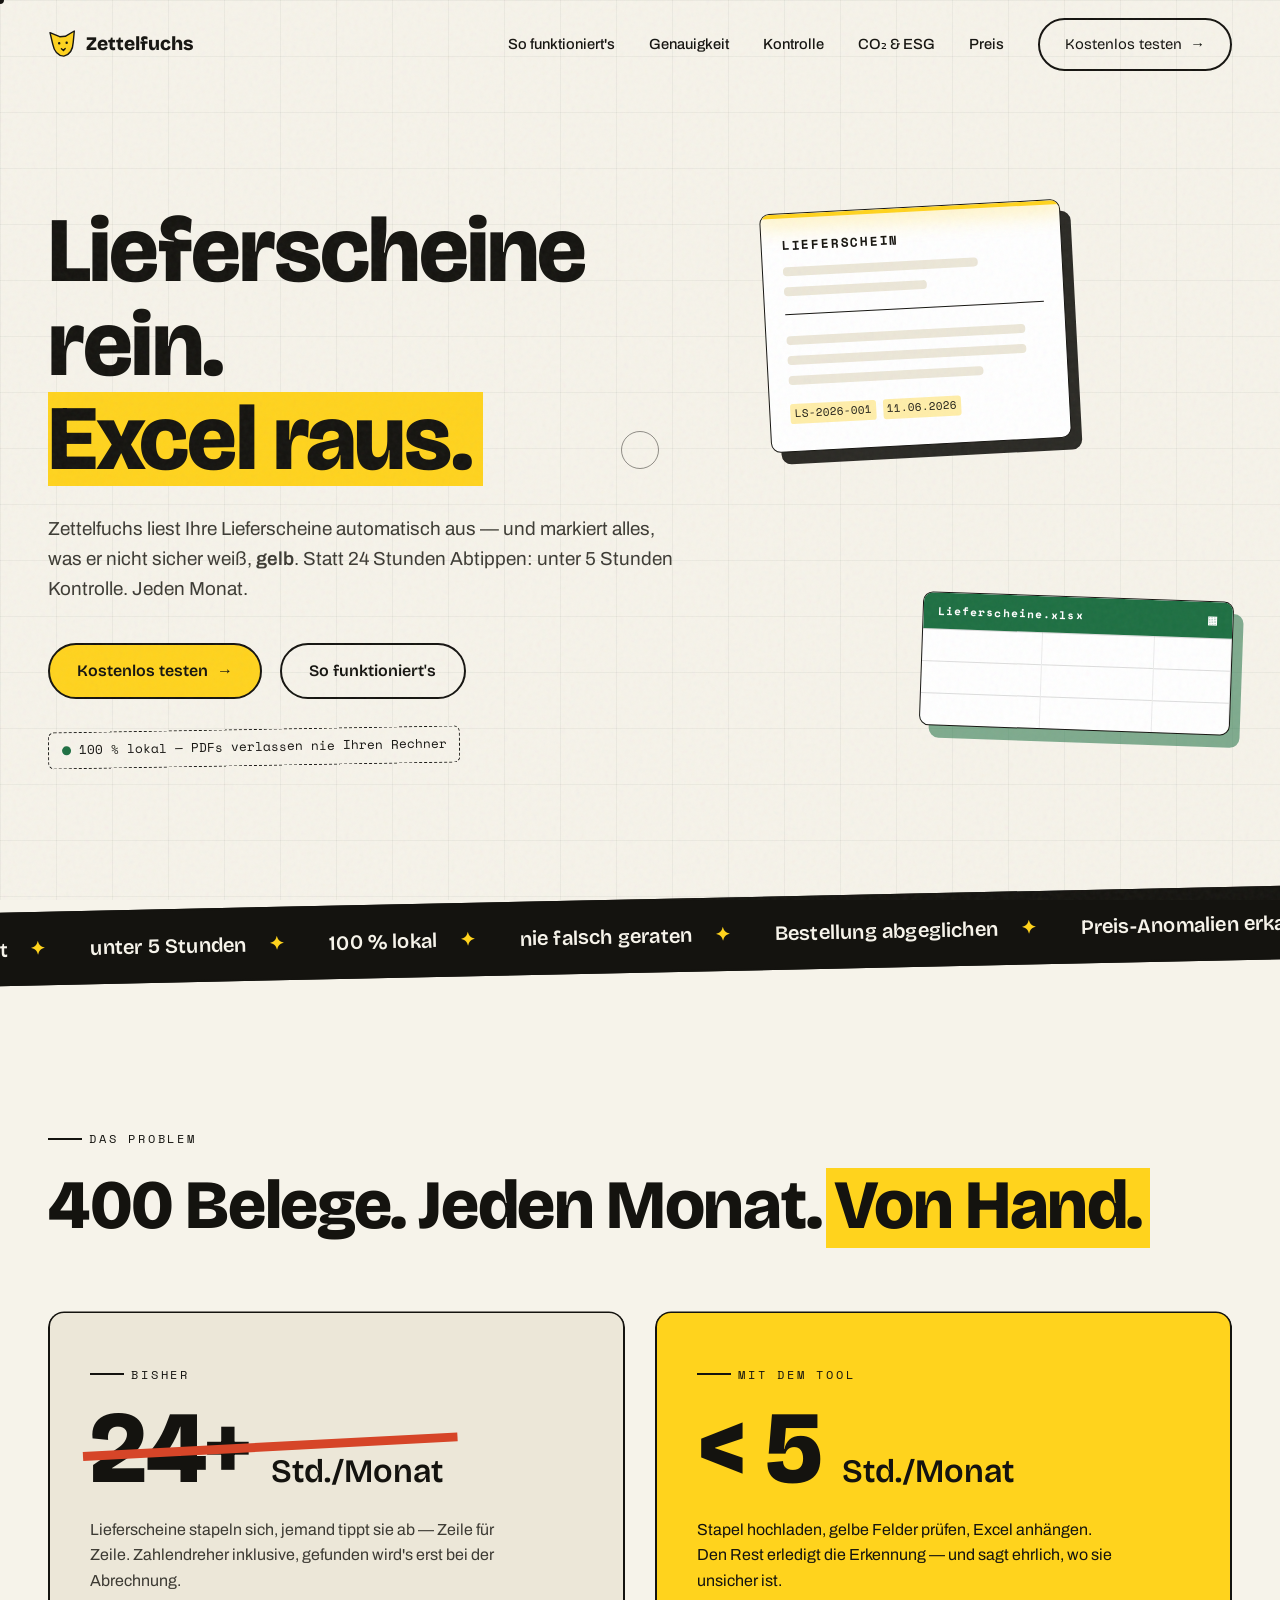
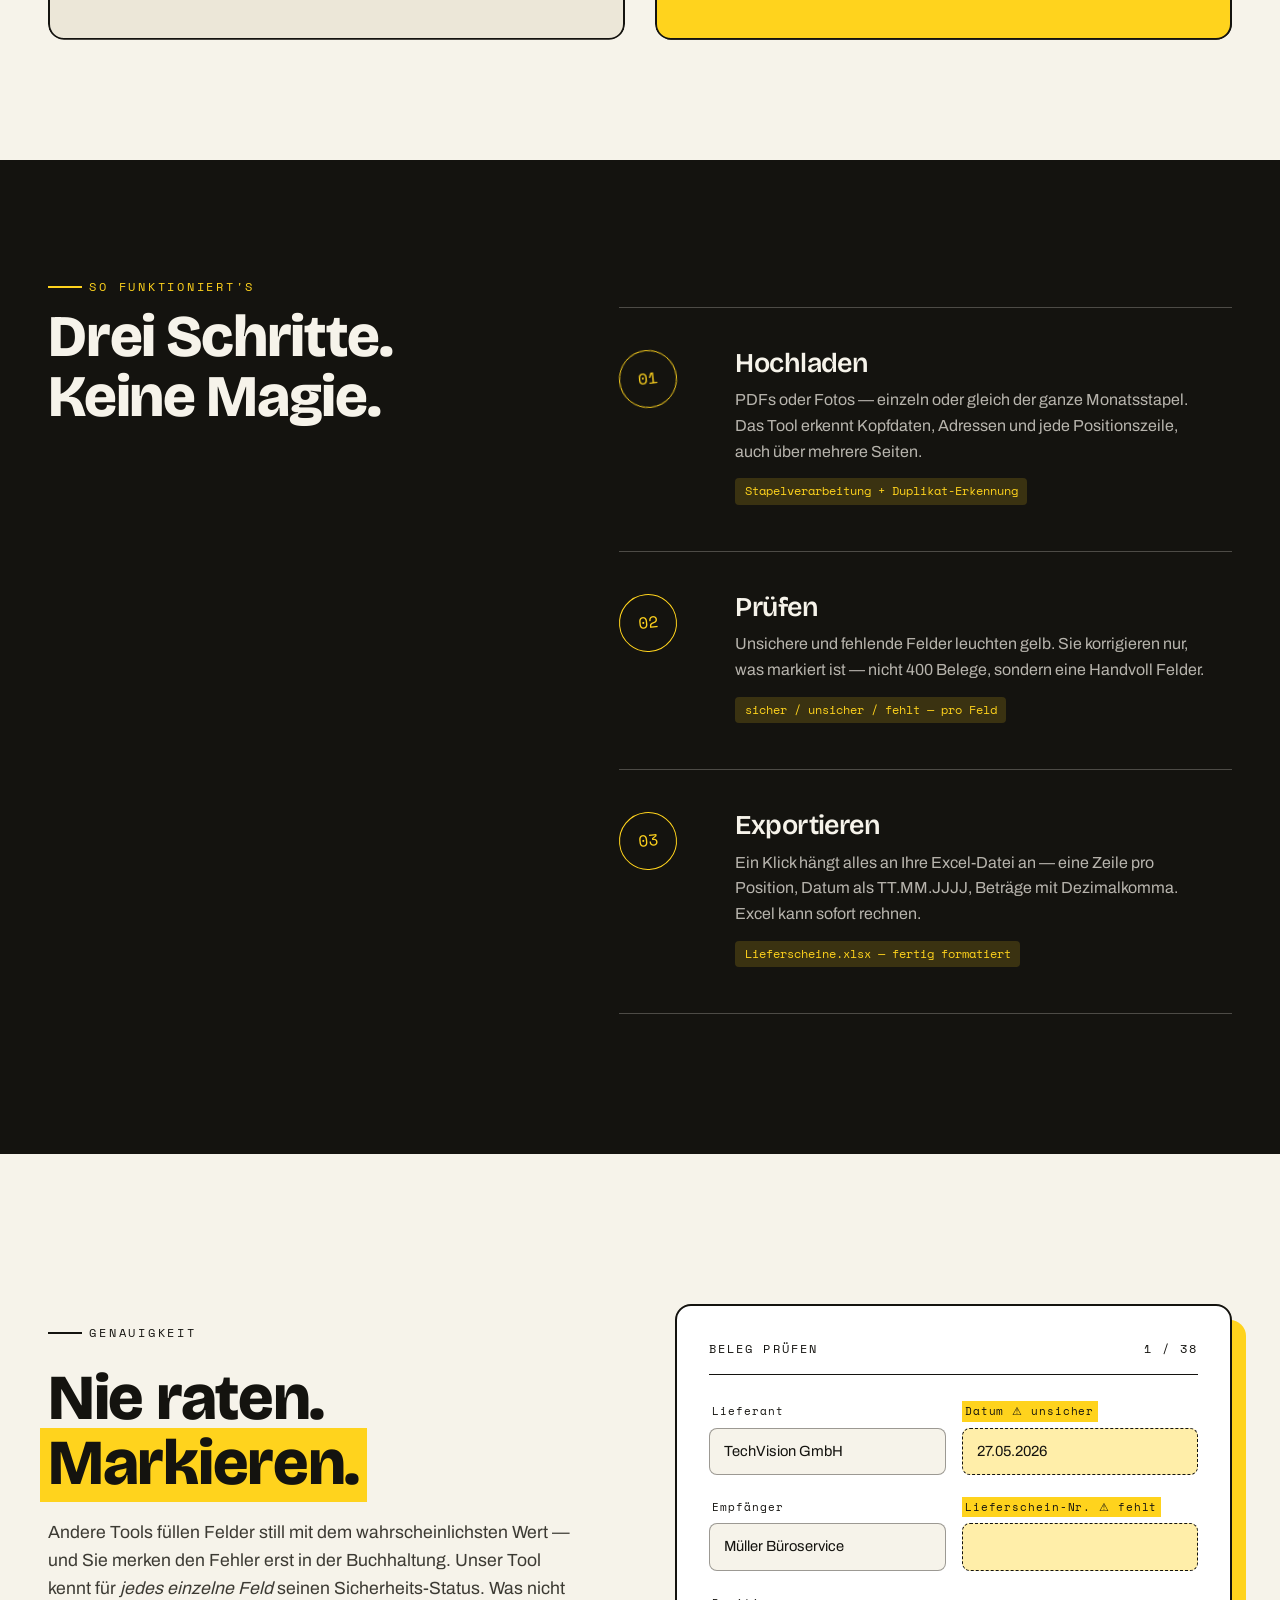
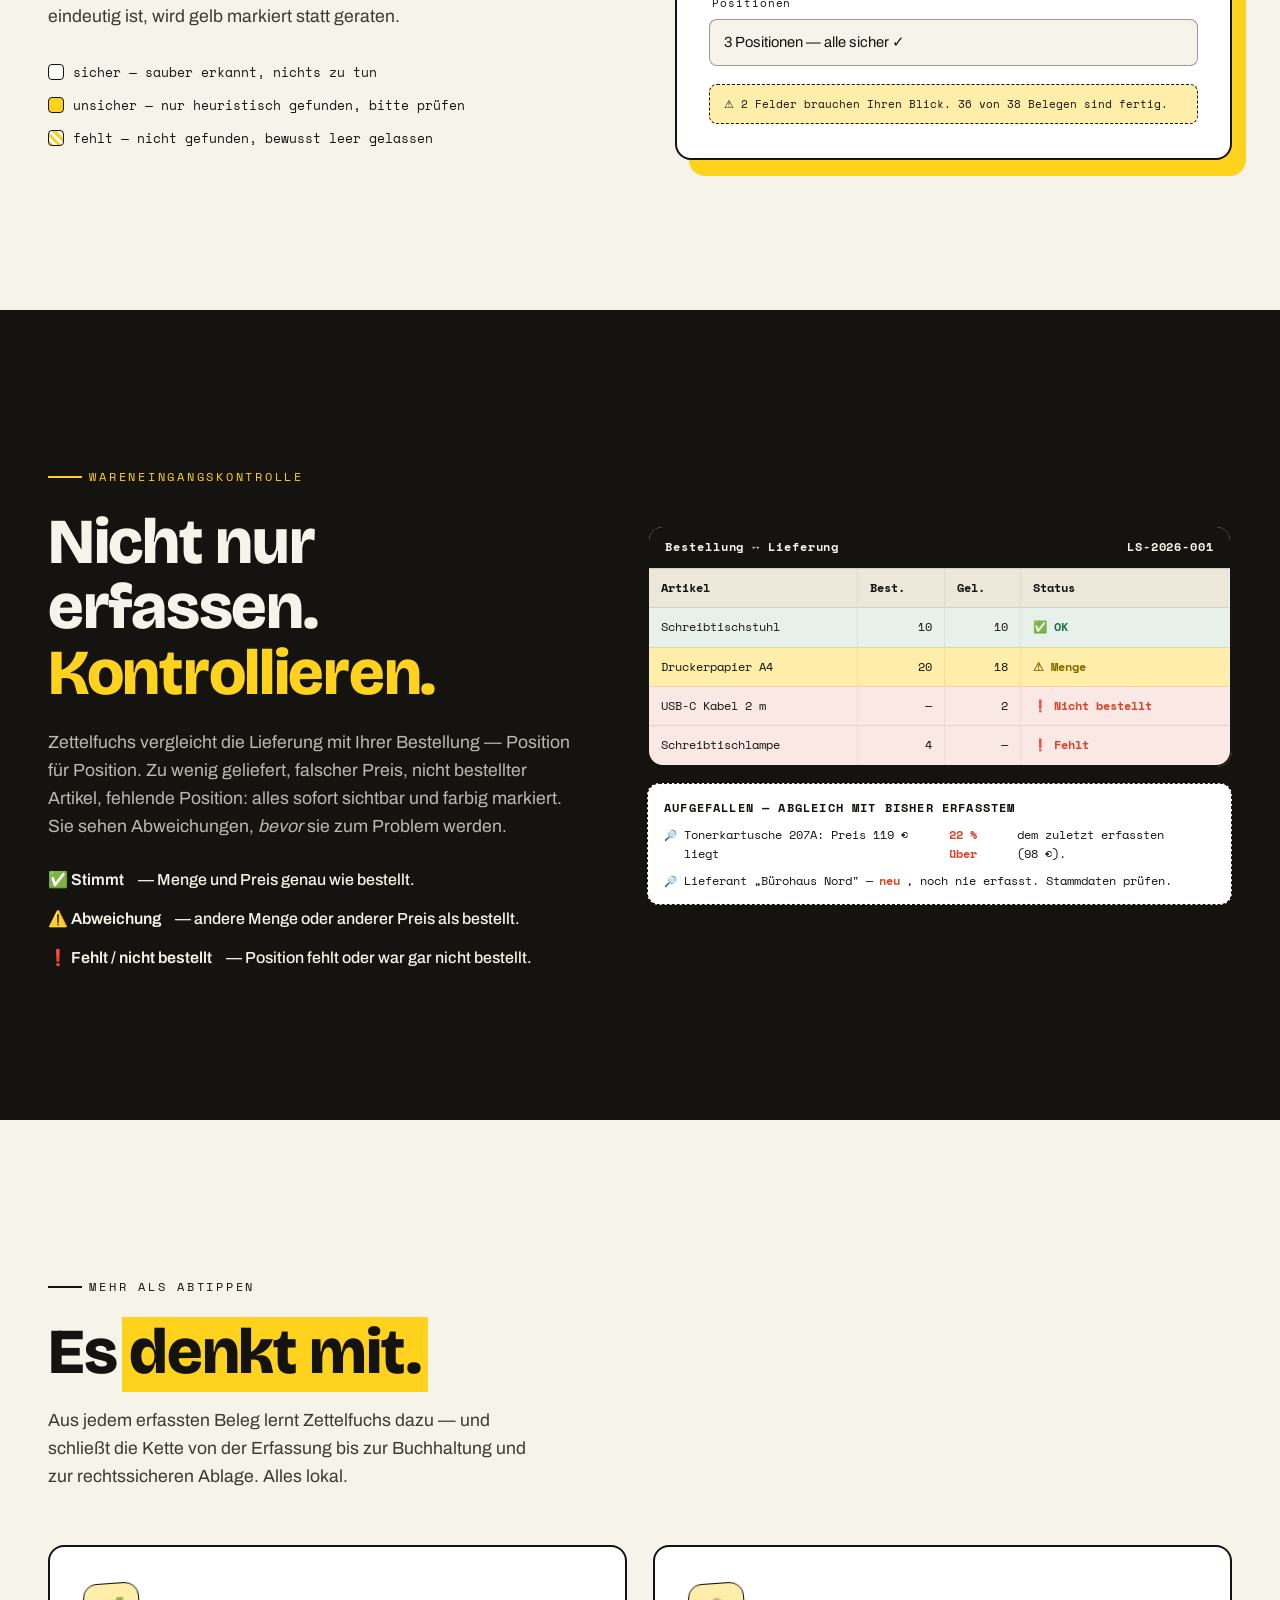
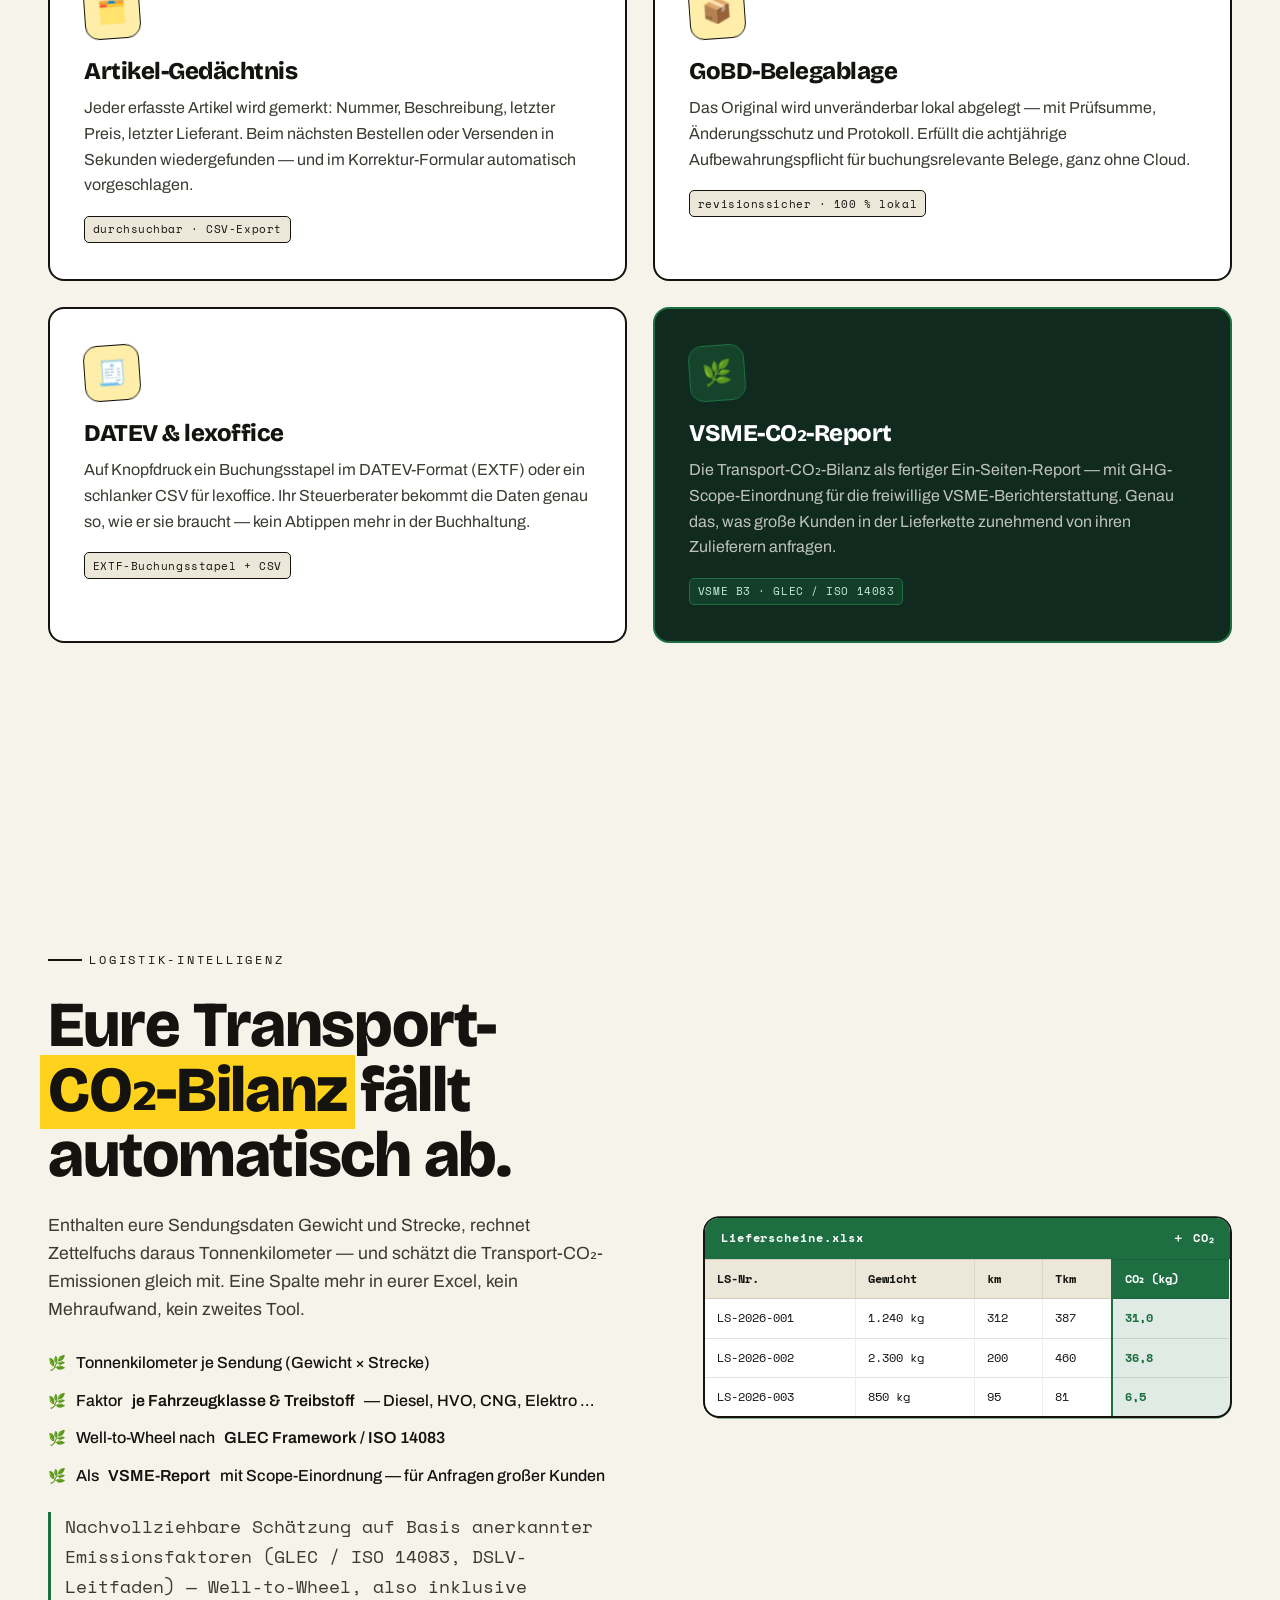
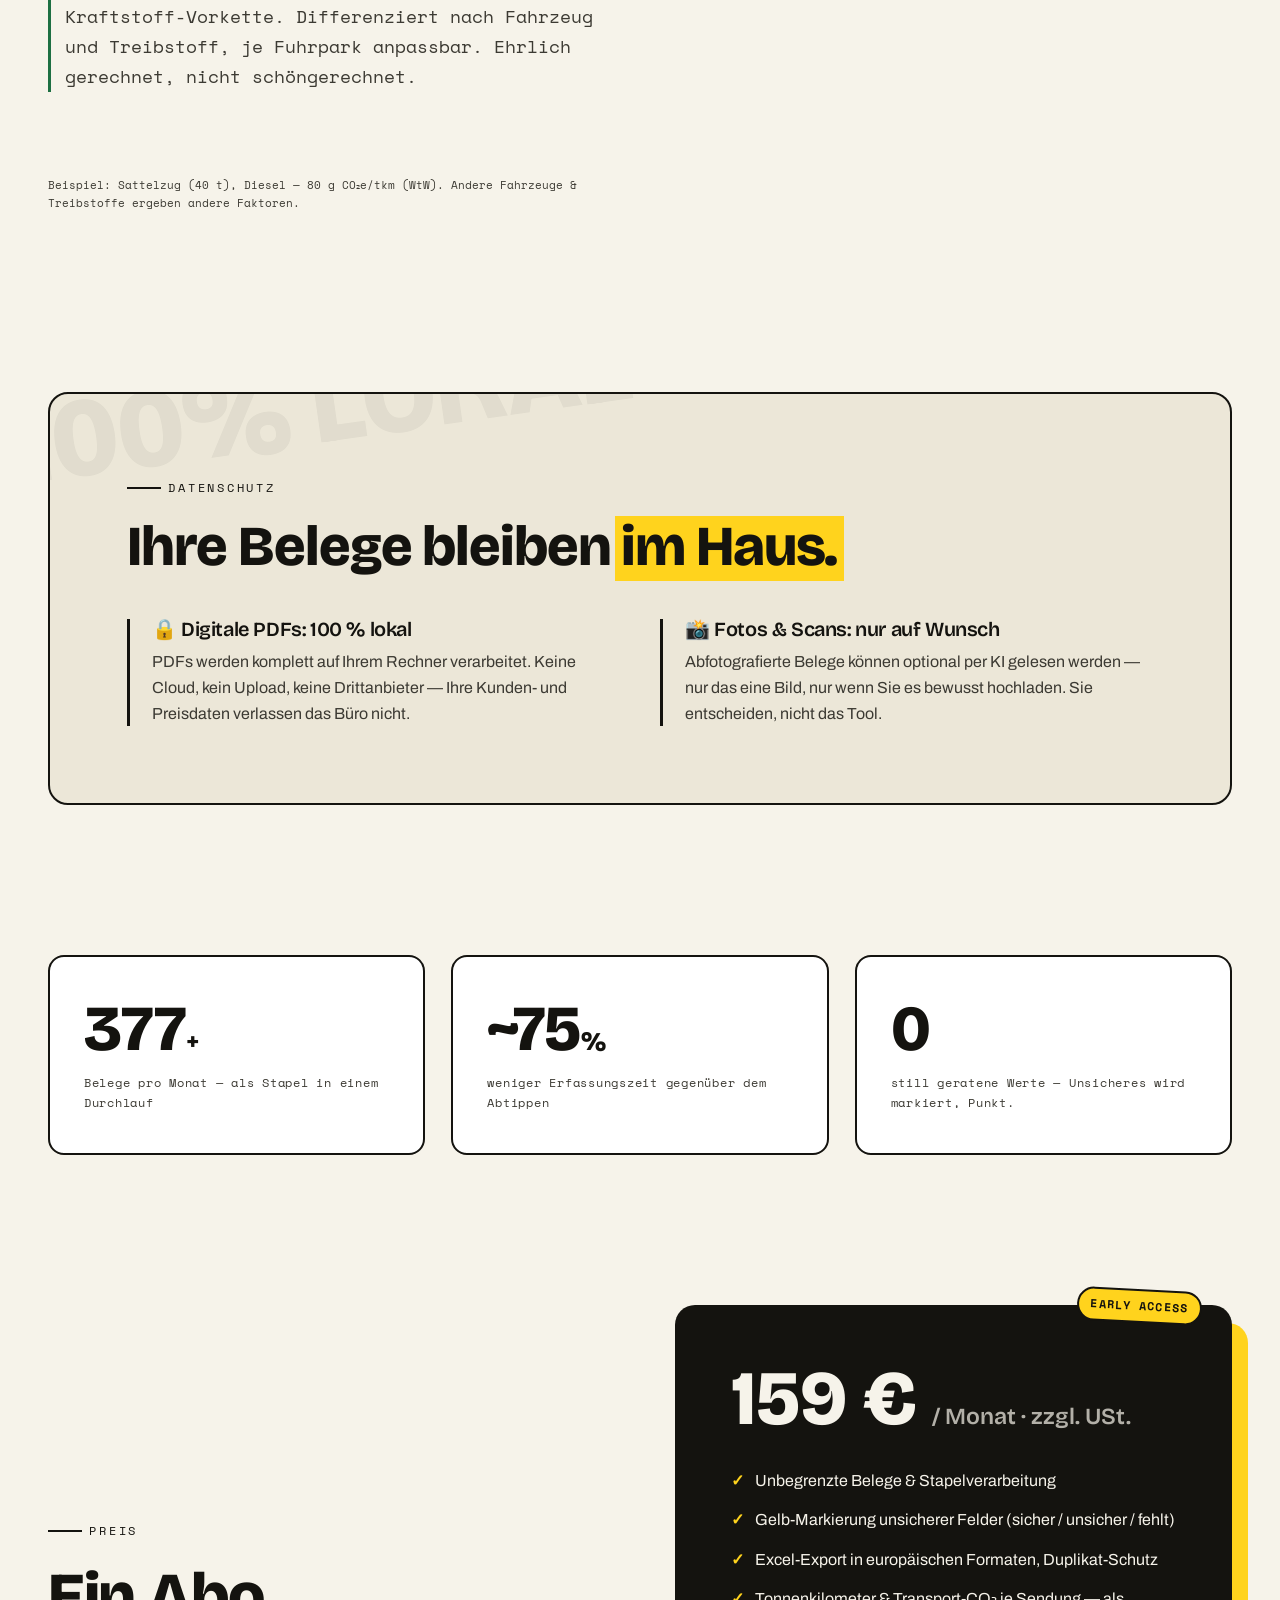
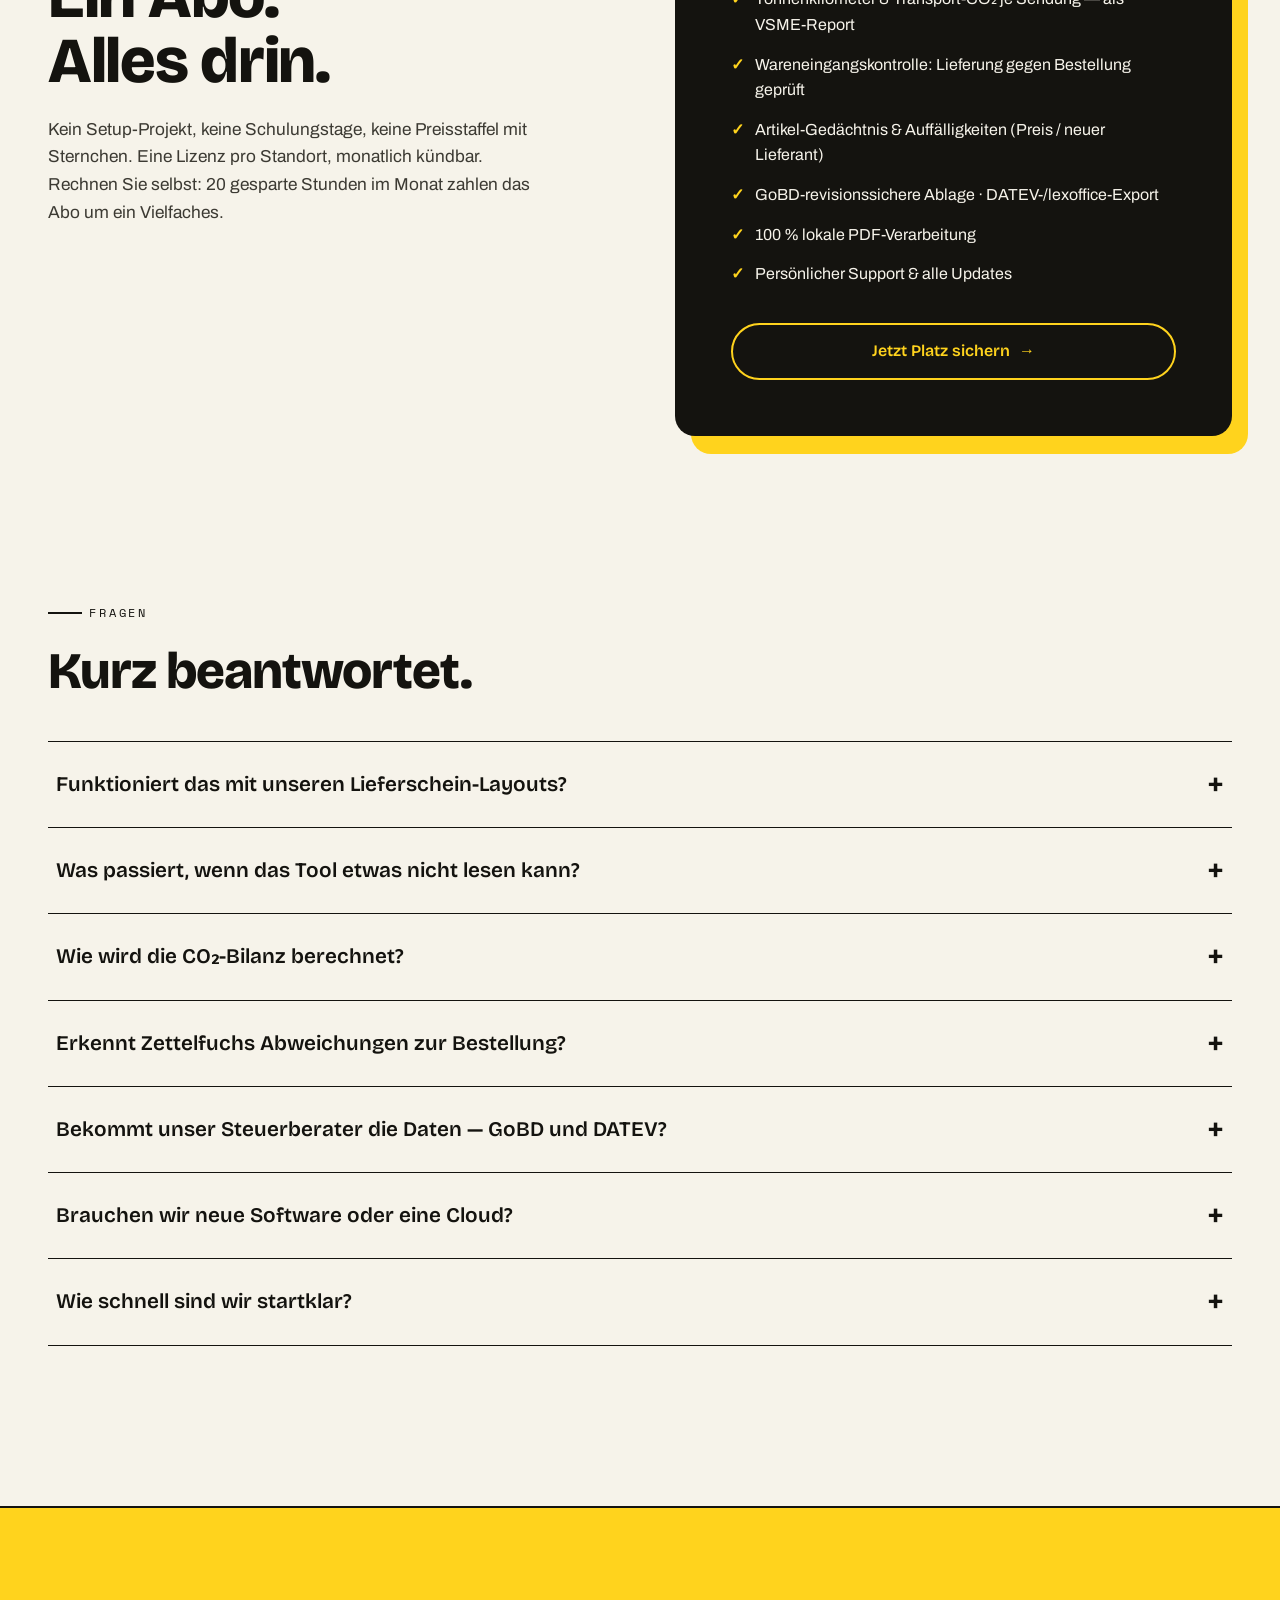
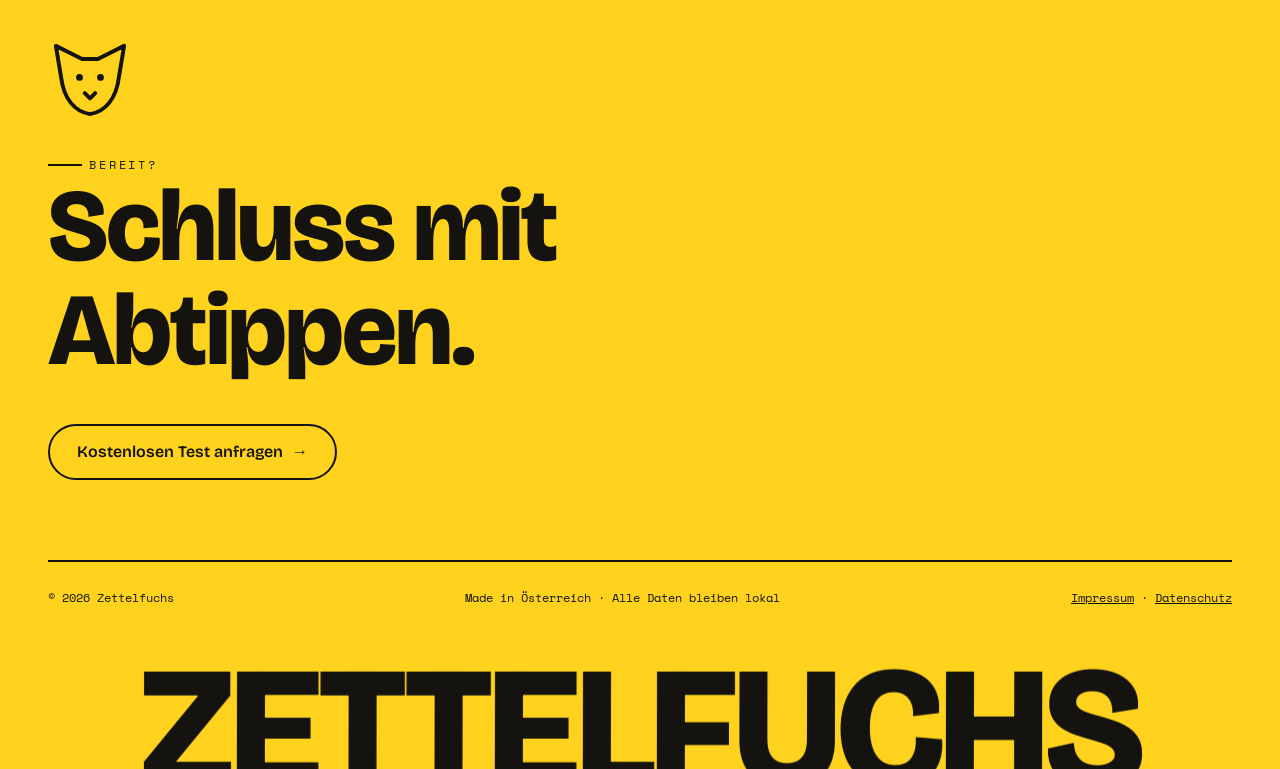
<file: index.html>
<!DOCTYPE html>
<html lang="de">
<head>
<meta charset="UTF-8">
<meta name="viewport" content="width=device-width, initial-scale=1.0">
<title>Lieferscheine automatisch auslesen &amp; nach Excel | Zettelfuchs</title>
<meta name="description" content="Lieferscheine automatisch auslesen statt abtippen – nach Excel, mit Wareneingangskontrolle, GoBD-Ablage &amp; DATEV-Export. 100 % lokal &amp; DSGVO-konform.">
<meta name="keywords" content="Lieferschein auslesen, Lieferscheine digitalisieren, Lieferscheinerfassung, Lieferschein Software, Lieferschein OCR, Wareneingang erfassen, Wareneingangskontrolle, Belegerfassung, Lieferschein nach Excel, Lieferscheinverwaltung, Lieferschein Texterkennung, GoBD Archivierung, DATEV Export, Lieferschein scannen, Österreich, KMU, Mittelstand">
<meta name="robots" content="index, follow, max-image-preview:large">
<meta name="author" content="Zettelfuchs">
<meta name="geo.region" content="AT">
<meta name="geo.placename" content="Österreich">
<link rel="canonical" href="https://zettelfuchs.at/">
<meta property="og:title" content="Lieferscheine automatisch auslesen &amp; nach Excel | Zettelfuchs">
<meta property="og:description" content="Lieferscheine (PDF/Foto) automatisch erfassen, prüfen und nach Excel exportieren – mit Wareneingangskontrolle, GoBD-Ablage und DATEV-Export. 100 % lokal.">
<meta property="og:type" content="website">
<meta property="og:url" content="https://zettelfuchs.at/">
<meta property="og:site_name" content="Zettelfuchs">
<meta property="og:locale" content="de_AT">
<meta property="og:image" content="https://zettelfuchs.at/logo/zettelfuchs-avatar-dark.png">
<meta name="twitter:card" content="summary">
<meta name="twitter:title" content="Lieferscheine automatisch auslesen &amp; nach Excel | Zettelfuchs">
<meta name="twitter:description" content="Schluss mit Abtippen: Lieferscheine automatisch auslesen, prüfen, nach Excel – inkl. Wareneingangskontrolle, GoBD &amp; DATEV. 100 % lokal.">
<meta name="twitter:image" content="https://zettelfuchs.at/logo/zettelfuchs-avatar-dark.png">
<link rel="icon" href="data:image/svg+xml,%3Csvg viewBox='0 0 64 64' xmlns='http://www.w3.org/2000/svg'%3E%3Cpath d='M6 6 L26 16 H38 L58 6 L54 30 C52 46 44 56 32 58 C20 56 12 46 10 30 Z' fill='%23ffd31d' stroke='%2314130f' stroke-width='3' stroke-linejoin='round'/%3E%3Ccircle cx='24' cy='30' r='2.6' fill='%2314130f'/%3E%3Ccircle cx='40' cy='30' r='2.6' fill='%2314130f'/%3E%3Cpath d='M28 42 L32 46 L36 42' fill='none' stroke='%2314130f' stroke-width='3' stroke-linecap='round' stroke-linejoin='round'/%3E%3C/svg%3E">
<link href="fonts.css" rel="stylesheet">
<script type="application/ld+json">
{
  "@context": "https://schema.org",
  "@type": "SoftwareApplication",
  "name": "Zettelfuchs",
  "applicationCategory": "BusinessApplication",
  "operatingSystem": "Windows",
  "url": "https://zettelfuchs.at/",
  "inLanguage": "de",
  "description": "Zettelfuchs liest Lieferscheine (PDF oder Foto) automatisch aus und schreibt sie strukturiert nach Excel – inklusive Wareneingangskontrolle, GoBD-revisionssicherer Belegablage, DATEV-/lexoffice-Export und Transport-CO2/VSME-Report. 100 % lokal, DSGVO-konform.",
  "areaServed": ["AT", "DE", "CH"],
  "offers": {
    "@type": "Offer",
    "price": "159",
    "priceCurrency": "EUR",
    "description": "pro Monat zzgl. USt."
  },
  "featureList": [
    "Lieferscheine automatisch auslesen (PDF und Foto)",
    "Stapelverarbeitung und Duplikat-Erkennung",
    "Unsichere Felder werden markiert statt geraten",
    "Wareneingangskontrolle: Lieferung gegen Bestellung",
    "Artikel-Katalog und Anomalie-Erkennung",
    "GoBD-revisionssichere Belegablage",
    "DATEV- und lexoffice-Export",
    "Transport-CO2 / VSME-Report (GLEC, ISO 14083)",
    "100 % lokale Verarbeitung ohne Cloud"
  ],
  "publisher": {
    "@type": "Organization",
    "name": "Zettelfuchs",
    "url": "https://zettelfuchs.at/",
    "logo": "https://zettelfuchs.at/logo/zettelfuchs-icon.png",
    "email": "kontakt.zettelfuchs@gmail.com",
    "areaServed": "AT"
  }
}
</script>
<script type="application/ld+json">
{
  "@context": "https://schema.org",
  "@type": "FAQPage",
  "mainEntity": [
    {
      "@type": "Question",
      "name": "Funktioniert das mit unseren Lieferschein-Layouts?",
      "acceptedAnswer": {
        "@type": "Answer",
        "text": "Ja. Zettelfuchs erkennt Kopffelder über flexible Beschriftungen (Lieferschein-Nr., LS-Nr., Belegnummer …) und Positionstabellen über ihre Spaltenüberschriften – es ist nicht auf ein festes Layout trainiert. Im kostenlosen Test prüfen wir das direkt mit Ihren echten Belegen."
      }
    },
    {
      "@type": "Question",
      "name": "Was passiert, wenn das Tool etwas nicht lesen kann?",
      "acceptedAnswer": {
        "@type": "Answer",
        "text": "Unsichere oder fehlende Felder werden gelb markiert statt geraten. Sie sehen sie sofort im Korrektur-Formular und bestätigen mit einem Blick. Es wird nie ein plausibel klingender Wert erfunden."
      }
    },
    {
      "@type": "Question",
      "name": "Erkennt Zettelfuchs Abweichungen zur Bestellung?",
      "acceptedAnswer": {
        "@type": "Answer",
        "text": "Ja. Laden Sie die Bestellung als Tabelle (CSV/Excel) dazu, gleicht Zettelfuchs sie Position für Position mit der Lieferung ab: zu wenig oder zu viel geliefert, abweichender Preis, fehlende oder nicht bestellte Artikel – alles farbig markiert. Zusätzlich fällt auf, wenn ein Preis deutlich vom zuletzt erfassten abweicht oder ein Lieferant neu ist."
      }
    },
    {
      "@type": "Question",
      "name": "Bekommt unser Steuerberater die Daten – GoBD und DATEV?",
      "acceptedAnswer": {
        "@type": "Answer",
        "text": "Auf Wunsch legt Zettelfuchs jedes Original revisionssicher ab (unveränderbar, mit Prüfsumme und Protokoll) – die Grundlage der achtjährigen Aufbewahrungspflicht, komplett lokal. Für die Buchhaltung erzeugt es einen DATEV-Buchungsstapel (EXTF) oder einen CSV für lexoffice."
      }
    },
    {
      "@type": "Question",
      "name": "Wie wird die CO2-Bilanz berechnet?",
      "acceptedAnswer": {
        "@type": "Answer",
        "text": "Aus Gewicht und Strecke je Sendung ergeben sich die Tonnenkilometer. Diese multiplizieren wir mit einem Emissionsfaktor nach GLEC Framework / ISO 14083 (Well-to-Wheel), der sich nach Fahrzeugklasse und Treibstoff richtet. Eine nachvollziehbare Schätzung für CSRD-/VSME-Berichte; fehlen Gewicht oder Strecke, bleibt die Spalte leer statt geraten."
      }
    },
    {
      "@type": "Question",
      "name": "Brauchen wir neue Software oder eine Cloud?",
      "acceptedAnswer": {
        "@type": "Answer",
        "text": "Nein. Zettelfuchs läuft als lokale Anwendung auf einem Windows-Rechner und schreibt in eine ganz normale Excel-Datei. Keine Cloud, kein Upload – Ihre Belege bleiben auf Ihrem Rechner."
      }
    },
    {
      "@type": "Question",
      "name": "Wie schnell sind wir startklar?",
      "acceptedAnswer": {
        "@type": "Answer",
        "text": "Installation und erster Stapel am selben Tag. Sie laden Belege hoch, prüfen die gelben Felder und haben Ihre erste fertige Excel-Liste – ohne Schulung."
      }
    }
  ]
}
</script>
<style>
/* ============================================================
   LIEFERSCHEIN-TOOL — Landing Page
   Konzept: "Papier wird Daten" — Marker-Gelb als Markenkern,
   Papier-Textur, editoriale Typo, scroll-getriebene Animationen.
   ============================================================ */
:root {
  --ink: #14130f;
  --ink-soft: #3c3a33;
  --paper: #f6f3ea;
  --paper-2: #ece7d8;
  --gelb: #ffd31d;
  --gelb-soft: rgba(255, 211, 29, .38);
  --excel: #1d6f42;
  --rot: #d64528;
  --font-display: "Bricolage Grotesque", sans-serif;
  --font-body: "Archivo", sans-serif;
  --font-mono: "Space Mono", monospace;
  --max-w: 1240px;
  --ease-out: cubic-bezier(.22, 1, .36, 1);
}

* { margin: 0; padding: 0; box-sizing: border-box; }
/* scroll-padding-top: Anker-Ziele (Nav-Links) nicht unter die fixe Leiste schieben */
html { scroll-behavior: smooth; scroll-padding-top: 84px; }
body {
  font-family: var(--font-body);
  background: var(--paper);
  color: var(--ink);
  line-height: 1.6;
  /* 'clip' statt 'hidden': verhindert horizontales Ueberlaufen, macht den Body
     aber NICHT zum Scroll-Container (sonst kapert er die Anker-Navigation). */
  overflow-x: clip;
}

/* Papier-Korn über allem */
body::after {
  content: "";
  position: fixed; inset: 0;
  background-image: url("data:image/svg+xml,%3Csvg viewBox='0 0 220 220' xmlns='http://www.w3.org/2000/svg'%3E%3Cfilter id='n'%3E%3CfeTurbulence type='fractalNoise' baseFrequency='0.85' numOctaves='3'/%3E%3C/filter%3E%3Crect width='100%25' height='100%25' filter='url(%23n)' opacity='0.05'/%3E%3C/svg%3E");
  pointer-events: none; z-index: 60;
}

::selection { background: var(--gelb); color: var(--ink); }

h1, h2, h3 { font-family: var(--font-display); line-height: 1.02; letter-spacing: -.02em; }

.wrap { max-width: var(--max-w); margin: 0 auto; padding: 0 28px; }

.mono-label {
  font-family: var(--font-mono);
  font-size: .78rem;
  letter-spacing: .22em;
  text-transform: uppercase;
  display: inline-flex; align-items: center; gap: .6em;
}
.mono-label::before { content: ""; width: 34px; height: 2px; background: var(--ink); }

/* ---------- Custom Cursor (nur Desktop) ---------- */
@media (pointer: fine) {
  .cursor-dot, .cursor-ring {
    position: fixed; top: 0; left: 0; pointer-events: none; z-index: 100;
    border-radius: 50%; transform: translate(-50%, -50%);
  }
  .cursor-dot { width: 8px; height: 8px; background: var(--ink); }
  .cursor-ring {
    width: 38px; height: 38px; border: 1.5px solid var(--ink);
    transition: width .25s var(--ease-out), height .25s var(--ease-out),
                background .25s, opacity .25s;
    opacity: .45;
  }
  body.cursor-grow .cursor-ring { width: 64px; height: 64px; background: var(--gelb-soft); opacity: 1; }
}
@media (pointer: coarse) { .cursor-dot, .cursor-ring { display: none; } }

/* ---------- Navigation ---------- */
.nav {
  position: fixed; top: 0; left: 0; right: 0; z-index: 50;
  transition: background .35s, box-shadow .35s, transform .35s;
}
.nav.scrolled {
  background: rgba(246, 243, 234, .88);
  backdrop-filter: blur(12px);
  box-shadow: 0 1px 0 rgba(20, 19, 15, .12);
}
.nav-inner {
  max-width: var(--max-w); margin: 0 auto; padding: 18px 28px;
  display: flex; align-items: center; justify-content: space-between;
}
.logo {
  font-family: var(--font-display); font-weight: 800; font-size: 1.2rem;
  text-decoration: none; color: var(--ink); display: flex; align-items: center; gap: .4em;
}
.logo svg { width: 30px; height: 30px; transform: rotate(-4deg); transition: transform .35s var(--ease-out); }
.logo:hover svg { transform: rotate(8deg) scale(1.1); }

/* Scroll-Fortschritt (Marker-Strich oben) */
.progress {
  position: fixed; top: 0; left: 0; height: 4px; width: 100%; z-index: 70;
  background: var(--gelb); transform: scaleX(0); transform-origin: left;
}
.nav-links { display: flex; gap: 34px; align-items: center; list-style: none; }
.nav-links a {
  text-decoration: none; color: var(--ink); font-size: .92rem; font-weight: 500;
  position: relative;
}
.nav-links a:not(.btn)::after {
  content: ""; position: absolute; left: 0; bottom: -4px; height: 2px; width: 100%;
  background: var(--ink); transform: scaleX(0); transform-origin: right;
  transition: transform .3s var(--ease-out);
}
.nav-links a:not(.btn):hover::after { transform: scaleX(1); transform-origin: left; }
@media (max-width: 760px) { .nav-links li:not(:last-child) { display: none; } }

/* ---------- Buttons ---------- */
.btn {
  display: inline-flex; align-items: center; gap: .55em;
  font-family: var(--font-display); font-weight: 600; font-size: 1rem;
  padding: .85em 1.7em; border: 2px solid var(--ink); border-radius: 999px;
  text-decoration: none; color: var(--ink); background: transparent;
  position: relative; overflow: hidden; isolation: isolate;
  transition: color .3s;
}
.btn::before {
  content: ""; position: absolute; inset: 0; z-index: -1;
  background: var(--ink); border-radius: inherit;
  transform: translateY(101%); transition: transform .35s var(--ease-out);
}
.btn:hover::before { transform: translateY(0); }
.btn:hover { color: var(--paper); }
.btn.gelb { background: var(--gelb); }
.btn .arr { transition: transform .3s var(--ease-out); }
.btn:hover .arr { transform: translateX(5px); }

/* ---------- Reveal-System ---------- */
[data-reveal] {
  opacity: 0; transform: translateY(36px);
  transition: opacity .8s var(--ease-out), transform .8s var(--ease-out);
  transition-delay: var(--d, 0s);
}
[data-reveal].in-view { opacity: 1; transform: none; }

/* Zeilen-Reveal für Hero-Headline */
.line-mask { display: block; overflow: hidden; }
.line-mask > span {
  display: block; transform: translateY(110%);
  transition: transform 1s var(--ease-out); transition-delay: var(--d, 0s);
}
.loaded .line-mask > span { transform: none; }
/* Zeile 1 wird per JS in Buchstaben zerlegt: Maske still halten, Zeichen tanzen */
.line-mask > span.split { transform: none; transition: none; }
/* Jedes Wort umbruchsicher: Umbruch nur zwischen Woertern, nie mitten im Wort */
.wort { display: inline-block; white-space: nowrap; }
.ch {
  display: inline-block; opacity: 0;
  transform: translateY(110%) rotate(9deg) scale(1.15);
  transition: transform .75s var(--ease-out), opacity .35s linear;
  transition-delay: calc(var(--i) * 26ms);
}
.loaded .ch { opacity: 1; transform: none; }

/* Clip-Path-Wipe: Karten wischen von links ins Bild */
.wipe {
  clip-path: inset(0 100% 0 0 round 16px);
  transition:
    clip-path 1s var(--ease-out),
    opacity .8s var(--ease-out),
    transform .8s var(--ease-out);
  transition-delay: var(--d, 0s);
}
.wipe.in-view { clip-path: inset(0 0 0 0 round 16px); }
.reveal-all .wipe { clip-path: inset(0 0 0 0 round 16px) !important; }

/* Marker-Swipe (Textmarker über Wörtern) */
.marker { position: relative; white-space: nowrap; }
.marker::before {
  content: ""; position: absolute; inset: .06em -0.12em -0.02em;
  background: var(--gelb); z-index: -1; transform: scaleX(0);
  transform-origin: left; transition: transform .7s var(--ease-out) .25s;
}
.marker.in-view::before, .loaded .marker.hero-marker::before { transform: scaleX(1); }

/* ---------- Hero ---------- */
.hero {
  min-height: 100svh; display: grid; align-items: center;
  padding: 130px 0 60px; position: relative;
  background:
    linear-gradient(90deg, rgba(20,19,15,.045) 1px, transparent 1px),
    linear-gradient(rgba(20,19,15,.045) 1px, transparent 1px);
  background-size: 56px 56px;
}
.hero-grid {
  display: grid; grid-template-columns: 1.15fr .85fr; gap: 40px; align-items: center;
}
@media (max-width: 980px) { .hero-grid { grid-template-columns: 1fr; gap: 64px; } }

.hero h1 {
  font-size: clamp(3rem, 7.2vw, 6.4rem);
  font-weight: 800; text-transform: none;
}
.hero .sub {
  margin-top: 28px; font-size: 1.18rem; max-width: 34em; color: var(--ink-soft);
}
.hero .cta-row { margin-top: 38px; display: flex; gap: 18px; flex-wrap: wrap; }
.hero .trust {
  margin-top: 30px; font-family: var(--font-mono); font-size: .8rem;
  display: inline-flex; align-items: center; gap: .6em;
  border: 1.5px dashed var(--ink); padding: .55em 1em; border-radius: 6px;
  transform: rotate(-1deg); background: var(--paper);
}
.hero .trust .dot { width: 9px; height: 9px; border-radius: 50%; background: var(--excel); }

/* --- Hero-Animation: Beleg wird gescannt, Daten fliegen in Excel --- */
.scan-stage { position: relative; height: 560px; }
/* width:100% noetig: mit margin:auto wuerde das Grid-Item sonst auf
   Inhaltsbreite schrumpfen (alle Kinder sind absolut positioniert -> 0) */
@media (max-width: 980px) { .scan-stage { height: 520px; max-width: 460px; margin: 0 auto; width: 100%; } }

.beleg {
  position: absolute; top: 0; left: 4%; width: 62%; max-width: 320px;
  background: #fff; border: 1.5px solid var(--ink); border-radius: 10px;
  padding: 22px 20px 26px; transform: rotate(-3deg);
  box-shadow: 10px 12px 0 rgba(20,19,15,.9);
  overflow: hidden;
}
.beleg .b-titel { font-family: var(--font-mono); font-weight: 700; font-size: .8rem; letter-spacing: .14em; }
.beleg .b-zeile { height: 9px; border-radius: 4px; background: var(--paper-2); margin-top: 11px; }
.beleg .b-zeile.s { width: 55%; } .beleg .b-zeile.m { width: 75%; } .beleg .b-zeile.l { width: 92%; }
.beleg .b-tab { margin-top: 18px; border-top: 1.5px solid var(--ink); padding-top: 10px; }
.beleg .b-feld {
  display: inline-block; font-family: var(--font-mono); font-size: .68rem;
  background: var(--gelb-soft); padding: .15em .4em; border-radius: 3px; margin: 4px 4px 0 0;
}
.scanline {
  position: absolute; left: 0; right: 0; top: 0; height: 4px;
  background: var(--gelb); box-shadow: 0 0 22px 6px var(--gelb-soft);
  animation: scan 6s var(--ease-out) infinite;
}
@keyframes scan {
  0% { top: 0; opacity: 0; }
  6% { opacity: 1; }
  38% { top: calc(100% - 4px); opacity: 1; }
  46%, 100% { top: calc(100% - 4px); opacity: 0; }
}

.chip {
  position: absolute; font-family: var(--font-mono); font-size: .74rem; font-weight: 700;
  background: var(--paper); border: 1.5px solid var(--ink); border-radius: 999px;
  padding: .45em .9em; box-shadow: 3px 4px 0 rgba(20,19,15,.85);
  opacity: 0; animation: chipfly 6s var(--ease-out) infinite;
}
.chip-1 { top: 16%; left: 48%; animation-delay: .55s; }
.chip-2 { top: 34%; left: 54%; animation-delay: 1.05s; }
.chip-3 { top: 52%; left: 46%; animation-delay: 1.55s; }
.chip.unsicher { background: var(--gelb); }
@keyframes chipfly {
  0%, 6% { opacity: 0; transform: translate(0, 14px) scale(.8); }
  13% { opacity: 1; transform: translate(0, 0) scale(1); }
  30% { opacity: 1; transform: translate(34%, 36%) scale(1); }
  40% { opacity: 0; transform: translate(60%, 70%) scale(.55); }
  100% { opacity: 0; }
}

.mini-excel {
  position: absolute; right: 0; bottom: 6%; width: 64%; max-width: 330px;
  background: #fff; border: 1.5px solid var(--ink); border-radius: 10px;
  transform: rotate(2deg); overflow: hidden;
  box-shadow: 10px 12px 0 rgba(29,111,66,.55);
}
.mini-excel .x-head {
  background: var(--excel); color: #fff; font-family: var(--font-mono);
  font-size: .7rem; font-weight: 700; letter-spacing: .1em;
  padding: 9px 14px; display: flex; justify-content: space-between; align-items: center;
}
.mini-excel table { width: 100%; border-collapse: collapse; font-family: var(--font-mono); font-size: .66rem; }
.mini-excel td {
  border-top: 1px solid rgba(20,19,15,.14); border-right: 1px solid rgba(20,19,15,.08);
  padding: 7px 10px; white-space: nowrap; overflow: hidden;
}
.mini-excel tr td:first-child { color: var(--excel); font-weight: 700; }
.mini-excel .x-row { opacity: 0; animation: rowin 6s ease-out infinite; }
.mini-excel .x-row:nth-child(1) { animation-delay: 2.2s; }
.mini-excel .x-row:nth-child(2) { animation-delay: 2.55s; }
.mini-excel .x-row:nth-child(3) { animation-delay: 2.9s; }
@keyframes rowin {
  0%, 8% { opacity: 0; transform: translateX(-12px); }
  16%, 88% { opacity: 1; transform: none; }
  96%, 100% { opacity: 0; }
}
.float { animation: floaty 7s ease-in-out infinite; }
.float.delay { animation-delay: 1.6s; }
@keyframes floaty {
  0%, 100% { translate: 0 0; } 50% { translate: 0 -12px; }
}

/* ---------- Marquee ---------- */
.marquee {
  background: var(--ink); color: var(--paper);
  padding: 18px 0; overflow: hidden; transform: rotate(-1.2deg) scale(1.02);
  border-block: 2px solid var(--ink);
}
.marquee-track {
  display: flex; gap: 0; width: max-content;
  animation: marq 26s linear infinite;
}
.marquee:hover .marquee-track { animation-play-state: paused; }
.marquee span {
  font-family: var(--font-display); font-weight: 600; font-size: 1.25rem;
  padding: 0 1.1em; display: flex; align-items: center; gap: 1.1em; white-space: nowrap;
}
.marquee span::after { content: "✦"; color: var(--gelb); font-size: .9em; }
@keyframes marq { to { transform: translateX(-50%); } }

/* ---------- Problem-Sektion ---------- */
.problem { padding: 150px 0 120px; }
.problem h2 {
  font-size: clamp(2.4rem, 5.4vw, 4.6rem); font-weight: 800; max-width: 16em; margin-top: 22px;
}
.zeit-vergleich {
  margin-top: 70px; display: grid; grid-template-columns: 1fr 1fr; gap: 30px; align-items: stretch;
}
@media (max-width: 820px) { .zeit-vergleich { grid-template-columns: 1fr; } }
.zeit-card {
  border: 2px solid var(--ink); border-radius: 16px; padding: 44px 40px;
  position: relative; background: #fff; overflow: hidden;
}
.zeit-card.vorher { background: var(--paper-2); }
.zeit-card.nachher { background: var(--gelb); box-shadow: 12px 14px 0 rgba(20,19,15,.9); }
.zeit-card .mono-label::before { background: currentColor; }
.zeit-zahl {
  font-family: var(--font-display); font-weight: 800;
  font-size: clamp(4rem, 8vw, 7rem); line-height: 1; margin-top: 14px;
  display: flex; align-items: baseline; gap: .18em;
}
.zeit-zahl small { font-size: .32em; font-weight: 600; }
.vorher .zeit-zahl { position: relative; width: fit-content; }
.vorher .zeit-zahl::after {
  content: ""; position: absolute; left: -2%; right: -4%; top: 52%; height: .09em;
  background: var(--rot); transform: scaleX(0) rotate(-3deg); transform-origin: left;
  transition: transform .7s var(--ease-out) .9s;
}
.vorher.in-view .zeit-zahl::after { transform: scaleX(1) rotate(-3deg); }
.zeit-card p { margin-top: 16px; color: var(--ink-soft); max-width: 26em; }
.zeit-card.nachher p { color: var(--ink); }

/* ---------- Schritte ---------- */
.schritte { padding: 110px 0 140px; background: var(--ink); color: var(--paper); }
.schritte .mono-label { color: var(--gelb); } .schritte .mono-label::before { background: var(--gelb); }
.schritte-grid { display: grid; grid-template-columns: .9fr 1.1fr; gap: 70px; margin-top: 10px; }
@media (max-width: 900px) { .schritte-grid { grid-template-columns: 1fr; gap: 40px; } }
.schritte-grid h2 {
  font-size: clamp(2.4rem, 4.6vw, 4rem); font-weight: 800;
  position: sticky; top: 120px; align-self: start;
}
@media (max-width: 900px) { .schritte-grid h2 { position: static; } }
.schritt {
  border-top: 1.5px solid rgba(246,243,234,.25); padding: 42px 0 46px;
  display: grid; grid-template-columns: 90px 1fr; gap: 26px; align-items: start;
}
.schritt:last-child { border-bottom: 1.5px solid rgba(246,243,234,.25); }
.schritt .nr {
  font-family: var(--font-mono); font-size: 1rem; color: var(--gelb);
  border: 1.5px solid var(--gelb); border-radius: 999px;
  width: 58px; height: 58px; display: grid; place-items: center;
  transform: rotate(-6deg);
}
.schritt h3 { font-size: 1.7rem; font-weight: 600; }
.schritt p { margin-top: 10px; color: rgba(246,243,234,.72); max-width: 30em; }
.schritt .tag {
  display: inline-block; margin-top: 14px; font-family: var(--font-mono); font-size: .72rem;
  background: rgba(255,211,29,.16); color: var(--gelb);
  padding: .35em .8em; border-radius: 4px;
}

/* ---------- USP: Nie raten ---------- */
.usp { padding: 150px 0; }
.usp-grid { display: grid; grid-template-columns: 1fr 1fr; gap: 70px; align-items: center; }
@media (max-width: 900px) { .usp-grid { grid-template-columns: 1fr; } }
.usp h2 { font-size: clamp(2.6rem, 5vw, 4.4rem); font-weight: 800; margin-top: 22px; }
.usp .usp-text p { margin-top: 24px; font-size: 1.1rem; color: var(--ink-soft); max-width: 30em; }
.legende { margin-top: 30px; display: flex; flex-direction: column; gap: 12px; font-family: var(--font-mono); font-size: .82rem; }
.legende span { display: inline-flex; align-items: center; gap: .7em; }
.legende i { width: 16px; height: 16px; border-radius: 4px; border: 1.5px solid var(--ink); font-style: normal; }
.legende .l-sicher i { background: #fff; }
.legende .l-unsicher i { background: var(--gelb); }
.legende .l-fehlt i { background: repeating-linear-gradient(45deg, var(--gelb), var(--gelb) 3px, #fff 3px, #fff 6px); }

.form-mock {
  background: #fff; border: 2px solid var(--ink); border-radius: 16px;
  padding: 34px 32px; box-shadow: 14px 16px 0 var(--gelb);
  transform: rotate(1.2deg);
}
.form-mock .fm-titel {
  font-family: var(--font-mono); font-size: .72rem; letter-spacing: .18em;
  padding-bottom: 16px; border-bottom: 1.5px solid var(--ink); margin-bottom: 22px;
  display: flex; justify-content: space-between;
}
.fm-feld { margin-bottom: 18px; }
.fm-feld label {
  font-family: var(--font-mono); font-size: .7rem; letter-spacing: .08em;
  display: inline-block; margin-bottom: 6px; padding: .1em .3em;
}
.fm-feld .fm-input {
  border: 1.5px solid rgba(20,19,15,.4); border-radius: 8px;
  padding: 11px 14px; font-size: .92rem; background: var(--paper);
}
.fm-feld.warn label { position: relative; z-index: 1; }
.fm-feld.warn label::before {
  content: ""; position: absolute; inset: 0; background: var(--gelb); z-index: -1;
  transform: scaleX(0); transform-origin: left;
  transition: transform .55s var(--ease-out); transition-delay: var(--md, .5s);
}
.fm-feld.warn .fm-input {
  background: var(--gelb-soft); border-color: var(--ink); border-style: dashed;
}
.form-mock.in-view .fm-feld.warn label::before { transform: scaleX(1); }
.fm-row { display: grid; grid-template-columns: 1fr 1fr; gap: 16px; }
@media (max-width: 480px) { .fm-row { grid-template-columns: 1fr; } }
.fm-hinweis {
  margin-top: 8px; font-family: var(--font-mono); font-size: .7rem;
  background: var(--gelb-soft); border: 1.5px dashed var(--ink);
  border-radius: 8px; padding: 10px 14px;
}

/* ---------- Lokal / Datenschutz ---------- */
.lokal { padding: 30px 0 150px; }
.lokal-box {
  border: 2px solid var(--ink); border-radius: 20px; background: var(--paper-2);
  padding: clamp(40px, 6vw, 80px); position: relative; overflow: hidden;
}
.lokal-box::before {
  content: "100% LOKAL · 100% LOKAL · 100% LOKAL · 100% LOKAL ·";
  position: absolute; top: -34px; right: -150px; font-family: var(--font-display);
  font-weight: 800; font-size: 7rem; color: rgba(20,19,15,.05);
  white-space: nowrap; transform: rotate(-8deg); pointer-events: none;
}
.lokal-box h2 { font-size: clamp(2.2rem, 4.4vw, 3.6rem); font-weight: 800; max-width: 14em; margin-top: 20px; }
.lokal-cols { display: grid; grid-template-columns: 1fr 1fr; gap: 40px; margin-top: 44px; }
@media (max-width: 820px) { .lokal-cols { grid-template-columns: 1fr; } }
.lokal-col { border-left: 3px solid var(--ink); padding-left: 22px; }
.lokal-col h3 { font-size: 1.25rem; font-weight: 600; display: flex; align-items: center; gap: .5em; }
.lokal-col p { margin-top: 10px; color: var(--ink-soft); }

/* ---------- Zahlen ---------- */
.zahlen { padding: 0 0 150px; }
.zahlen-grid { display: grid; grid-template-columns: repeat(3, 1fr); gap: 26px; }
@media (max-width: 820px) { .zahlen-grid { grid-template-columns: 1fr; } }
.zahl-card {
  border: 2px solid var(--ink); border-radius: 16px; background: #fff;
  padding: 40px 34px; transition: transform .35s var(--ease-out), box-shadow .35s var(--ease-out);
}
.zahl-card:hover { transform: translate(-4px, -6px) rotate(-.6deg); box-shadow: 10px 12px 0 var(--gelb); }
.zahl-card .z {
  font-family: var(--font-display); font-weight: 800; font-size: clamp(3rem, 5vw, 4.4rem); line-height: 1;
}
.zahl-card .z small { font-size: .4em; }
.zahl-card p { margin-top: 12px; font-family: var(--font-mono); font-size: .78rem; letter-spacing: .06em; color: var(--ink-soft); }

/* ---------- Pricing ---------- */
.preis { padding: 0 0 160px; }
.preis-grid { display: grid; grid-template-columns: 1fr 1fr; gap: 70px; align-items: center; }
@media (max-width: 900px) { .preis-grid { grid-template-columns: 1fr; } }
.preis h2 { font-size: clamp(2.6rem, 5vw, 4.4rem); font-weight: 800; margin-top: 22px; }
.preis .preis-text p { margin-top: 22px; font-size: 1.08rem; color: var(--ink-soft); max-width: 28em; }
.preis-card {
  background: var(--ink); color: var(--paper); border-radius: 20px;
  padding: clamp(36px, 4.5vw, 56px); position: relative;
  transform: rotate(-1deg); box-shadow: 16px 18px 0 var(--gelb);
}
.preis-card .badge {
  position: absolute; top: -16px; right: 30px; background: var(--gelb); color: var(--ink);
  font-family: var(--font-mono); font-size: .72rem; font-weight: 700; letter-spacing: .1em;
  padding: .5em 1em; border-radius: 999px; transform: rotate(3deg);
  border: 2px solid var(--ink);
}
.preis-card .p-zahl {
  font-family: var(--font-display); font-weight: 800; font-size: clamp(3.4rem, 6vw, 5rem); line-height: 1;
}
.preis-card .p-zahl small { font-size: .3em; font-weight: 600; color: rgba(246,243,234,.7); }
.preis-card ul { list-style: none; margin-top: 30px; display: flex; flex-direction: column; gap: 14px; }
.preis-card li { display: flex; gap: .7em; align-items: baseline; }
.preis-card li::before { content: "✓"; color: var(--gelb); font-weight: 700; }
.preis-card .btn { margin-top: 36px; border-color: var(--gelb); color: var(--gelb); width: 100%; justify-content: center; }
.preis-card .btn::before { background: var(--gelb); }
.preis-card .btn:hover { color: var(--ink); }

/* ---------- FAQ ---------- */
.faq { padding: 0 0 160px; }
.faq h2 { font-size: clamp(2.2rem, 4vw, 3.4rem); font-weight: 800; margin-top: 22px; margin-bottom: 44px; }
.faq details {
  border-top: 1.5px solid var(--ink); padding: 26px 8px;
}
.faq details:last-of-type { border-bottom: 1.5px solid var(--ink); }
.faq summary {
  font-family: var(--font-display); font-size: 1.3rem; font-weight: 600;
  cursor: pointer; list-style: none; display: flex; justify-content: space-between; align-items: center; gap: 20px;
}
.faq summary::-webkit-details-marker { display: none; }
.faq summary::after {
  content: "+"; font-size: 1.6em; line-height: 1; transition: transform .35s var(--ease-out); flex-shrink: 0;
}
.faq details[open] summary::after { transform: rotate(45deg); }
.faq details p { margin-top: 16px; color: var(--ink-soft); max-width: 46em; }

/* ---------- CO2 / Logistik-Intelligenz ---------- */
.co2 { padding: 150px 0; }
.co2-grid { display: grid; grid-template-columns: 1.05fr .95fr; gap: 70px; align-items: center; }
@media (max-width: 900px) { .co2-grid { grid-template-columns: 1fr; gap: 48px; } }
.co2 h2 { font-size: clamp(2.4rem, 5vw, 4.2rem); font-weight: 800; margin-top: 22px; }
.co2-text > p { margin-top: 24px; font-size: 1.1rem; color: var(--ink-soft); max-width: 32em; }
.co2-list { margin-top: 26px; list-style: none; display: flex; flex-direction: column; gap: 12px; }
.co2-list li { display: flex; gap: .6em; align-items: baseline; font-weight: 500; }
.co2-list li::before { content: "🌿"; font-size: .9em; }
.co2-hinweis {
  margin-top: 24px; font-family: var(--font-mono); font-size: .76rem; color: var(--ink-soft);
  border-left: 3px solid var(--excel); padding-left: 14px; max-width: 34em; line-height: 1.7;
}
/* Excel-Vorschau mit hervorgehobener CO2-Spalte (Gruen = Markenakzent fuer ESG) */
.co2-sheet {
  background: #fff; border: 2px solid var(--ink); border-radius: 16px; overflow: hidden;
  box-shadow: 14px 16px 0 var(--excel);
}
.co2-sheet-head {
  background: var(--excel); color: #fff; font-family: var(--font-mono);
  font-size: .72rem; font-weight: 700; letter-spacing: .08em; padding: 11px 16px;
  display: flex; justify-content: space-between; align-items: center;
}
.co2-sheet table { width: 100%; border-collapse: collapse; font-family: var(--font-mono); font-size: .72rem; }
.co2-sheet th, .co2-sheet td {
  padding: 10px 12px; text-align: left; white-space: nowrap;
  border-top: 1px solid rgba(20,19,15,.12); border-right: 1px solid rgba(20,19,15,.07);
}
.co2-sheet th { background: var(--paper-2); font-weight: 700; }
.co2-sheet .hl { background: rgba(29,111,66,.14); color: var(--excel); font-weight: 700; border-left: 2px solid var(--excel); }
.co2-sheet thead .hl { background: var(--excel); color: #fff; }
.co2-quelle { margin-top: 14px; font-family: var(--font-mono); font-size: .7rem; color: var(--ink-soft); line-height: 1.6; }

/* ---------- NEUE FEATURES: Kontrolle (Wareneingang + Anomalie) ---------- */
.kontrolle { padding: 150px 0; background: var(--ink); color: var(--paper); }
.kontrolle .mono-label { color: var(--gelb); }
.kontrolle .mono-label::before { background: var(--gelb); }
.kontrolle-grid { display: grid; grid-template-columns: .95fr 1.05fr; gap: 70px; align-items: center; }
@media (max-width: 900px) { .kontrolle-grid { grid-template-columns: 1fr; gap: 48px; } }
.kontrolle h2 { font-size: clamp(2.4rem, 5vw, 4.2rem); font-weight: 800; margin-top: 22px; }
.kontrolle h2 .gelb-wort { color: var(--gelb); }
.kontrolle .k-text > p { margin-top: 24px; font-size: 1.1rem; color: rgba(246,243,234,.74); max-width: 32em; }
.k-list { margin-top: 26px; list-style: none; display: flex; flex-direction: column; gap: 13px; font-weight: 500; }
.k-list li { display: flex; gap: .7em; align-items: baseline; }
.k-list li b { font-weight: 700; }

/* Kontroll-Tabelle (Bestellung vs. Lieferung) */
.ctrl-sheet {
  background: #fff; color: var(--ink); border: 2px solid var(--ink);
  border-radius: 16px; overflow: hidden; box-shadow: 14px 16px 0 var(--gelb);
}
.ctrl-head {
  background: var(--ink); color: var(--paper); font-family: var(--font-mono);
  font-size: .72rem; font-weight: 700; letter-spacing: .08em; padding: 11px 16px;
  display: flex; justify-content: space-between; align-items: center;
}
.ctrl-sheet table { width: 100%; border-collapse: collapse; font-family: var(--font-mono); font-size: .72rem; }
.ctrl-sheet th, .ctrl-sheet td {
  padding: 10px 12px; text-align: left; white-space: nowrap;
  border-top: 1px solid rgba(20,19,15,.1); border-right: 1px solid rgba(20,19,15,.06);
}
.ctrl-sheet th { background: var(--paper-2); font-weight: 700; }
.ctrl-sheet td.num { text-align: right; }
.ctrl-sheet .st { font-weight: 700; }
.row-ok td { background: rgba(29,111,66,.10); }
.row-ok .st { color: var(--excel); }
.row-warn td { background: var(--gelb-soft); }
.row-warn .st { color: #8a6a00; }
.row-bad td { background: rgba(214,69,40,.12); }
.row-bad .st { color: var(--rot); }

/* Anomalie-Callout (das "Tool denkt mit") */
.anomalie-box {
  margin-top: 16px; background: #fff; color: var(--ink);
  border: 1.5px dashed var(--ink); border-radius: 12px; padding: 14px 16px;
  font-family: var(--font-mono); font-size: .73rem; line-height: 1.65;
  box-shadow: 6px 7px 0 rgba(20,19,15,.85);
}
.anomalie-box .a-titel { font-weight: 700; letter-spacing: .1em; display: block; margin-bottom: 8px; }
.anomalie-box .a-row { display: flex; gap: .55em; align-items: baseline; }
.anomalie-box .a-row + .a-row { margin-top: 7px; }
.anomalie-box .a-row::before { content: "🔎"; font-size: .9em; }
.anomalie-box b { color: var(--rot); }

/* ---------- NEUE FEATURES: "Mehr als Abtippen" — Feature-Grid ---------- */
.mehr { padding: 150px 0; }
.mehr-intro { max-width: 30em; }
.mehr h2 { font-size: clamp(2.4rem, 5vw, 4.2rem); font-weight: 800; margin-top: 22px; }
.mehr h2 + p { margin-top: 22px; font-size: 1.1rem; color: var(--ink-soft); max-width: 34em; }
.mehr-grid { margin-top: 54px; display: grid; grid-template-columns: repeat(2, 1fr); gap: 26px; }
@media (max-width: 820px) { .mehr-grid { grid-template-columns: 1fr; } }
.mehr-card {
  border: 2px solid var(--ink); border-radius: 16px; background: #fff; padding: 36px 34px;
  transition: transform .35s var(--ease-out), box-shadow .35s var(--ease-out);
}
.mehr-card:hover { transform: translate(-4px, -6px) rotate(-.5deg); box-shadow: 12px 14px 0 var(--gelb); }
.mehr-card .ic {
  font-size: 1.5rem; width: 56px; height: 56px; display: grid; place-items: center;
  border: 1.5px solid var(--ink); border-radius: 14px; background: var(--gelb-soft); transform: rotate(-4deg);
}
.mehr-card h3 { font-size: 1.5rem; font-weight: 700; margin-top: 20px; }
.mehr-card p { margin-top: 12px; color: var(--ink-soft); }
.mehr-card .mtag {
  margin-top: 18px; display: inline-block; font-family: var(--font-mono); font-size: .7rem;
  letter-spacing: .05em; background: var(--paper-2); border: 1.5px solid var(--ink);
  padding: .32em .7em; border-radius: 5px;
}
/* ESG-Karte trägt das Grün als eigene Identität */
.mehr-card.esg { background: #102a20; color: var(--paper); border-color: var(--excel); }
.mehr-card.esg .ic { background: rgba(29,111,66,.35); border-color: var(--excel); }
.mehr-card.esg h3 { color: #fff; }
.mehr-card.esg p { color: rgba(246,243,234,.76); }
.mehr-card.esg .mtag { background: rgba(29,111,66,.3); border-color: var(--excel); color: #c6ecd5; }
.mehr-card.esg:hover { box-shadow: 12px 14px 0 var(--excel); }

/* ---------- Footer-CTA ---------- */
.schluss {
  background: var(--gelb); padding: 130px 0 0; overflow: hidden;
  border-top: 2px solid var(--ink);
}
.schluss h2 {
  font-size: clamp(3rem, 8vw, 7rem); font-weight: 800; max-width: 9em;
}
.schluss-fuchs {
  width: 84px; height: 84px; display: block; margin-bottom: 26px;
  transform: rotate(-6deg);
  animation: fuchs-wackel 5s ease-in-out infinite;
}
@keyframes fuchs-wackel {
  0%, 100% { transform: rotate(-6deg); } 50% { transform: rotate(4deg) translateY(-6px); }
}
.schluss .mono-label::before { background: var(--ink); }
.schluss .cta-row { margin-top: 40px; display: flex; gap: 18px; flex-wrap: wrap; }
.schluss .btn:hover { color: var(--gelb); }
.schluss-meta {
  margin-top: 80px; padding: 26px 0; border-top: 2px solid var(--ink);
  display: flex; justify-content: space-between; gap: 20px; flex-wrap: wrap;
  font-family: var(--font-mono); font-size: .78rem;
}
.riesen-wort {
  font-family: var(--font-display); font-weight: 800;
  font-size: clamp(4rem, 13.5vw, 13rem); line-height: .78;
  letter-spacing: -.03em; white-space: nowrap; text-align: center;
  transform: translateY(.16em); user-select: none;
}

/* Sofort-Anzeige ohne Scroll-Reveals (Screenshots, Print, alte Browser) */
.reveal-all [data-reveal], .reveal-all .line-mask > span,
.reveal-all .ch { opacity: 1 !important; transform: none !important; }
.reveal-all .marker::before, .reveal-all .fm-feld.warn label::before { transform: scaleX(1) !important; }
.reveal-all .vorher .zeit-zahl::after { transform: scaleX(1) rotate(-3deg) !important; }

/* ---------- Reduced Motion ---------- */
@media (prefers-reduced-motion: reduce) {
  *, *::before, *::after {
    animation-duration: .01ms !important; animation-iteration-count: 1 !important;
    transition-duration: .01ms !important; scroll-behavior: auto !important;
  }
  [data-reveal], .line-mask > span { opacity: 1 !important; transform: none !important; }
  .marker::before, .fm-feld.warn label::before { transform: scaleX(1) !important; }
  .chip, .mini-excel .x-row { opacity: 1 !important; }
  .cursor-dot, .cursor-ring { display: none !important; }
}
</style>
</head>
<body>

<div class="cursor-dot" aria-hidden="true"></div>
<div class="cursor-ring" aria-hidden="true"></div>
<div class="progress" aria-hidden="true"></div>

<svg width="0" height="0" style="position:absolute" aria-hidden="true">
  <symbol id="fuchs" viewBox="0 0 64 64">
    <path d="M6 6 L26 16 H38 L58 6 L54 30 C52 46 44 56 32 58 C20 56 12 46 10 30 Z"
          fill="var(--gelb)" stroke="var(--ink)" stroke-width="3" stroke-linejoin="round"/>
    <circle cx="24" cy="30" r="2.6" fill="var(--ink)"/>
    <circle cx="40" cy="30" r="2.6" fill="var(--ink)"/>
    <path d="M28 42 L32 46 L36 42" fill="none" stroke="var(--ink)" stroke-width="3"
          stroke-linecap="round" stroke-linejoin="round"/>
  </symbol>
</svg>

<!-- ===== Navigation ===== -->
<header class="nav" id="nav">
  <div class="nav-inner">
    <a class="logo" href="#"><svg aria-hidden="true"><use href="#fuchs"/></svg> Zettelfuchs</a>
    <nav aria-label="Hauptnavigation">
      <ul class="nav-links">
        <li><a href="#funktion">So funktioniert's</a></li>
        <li><a href="#sicherheit">Genauigkeit</a></li>
        <li><a href="#kontrolle">Kontrolle</a></li>
        <li><a href="#co2">CO₂&nbsp;&amp;&nbsp;ESG</a></li>
        <li><a href="#preis">Preis</a></li>
        <li><a class="btn" href="#kontakt" data-cursor>Kostenlos testen <span class="arr">→</span></a></li>
      </ul>
    </nav>
  </div>
</header>

<main>
<!-- ===== Hero ===== -->
<section class="hero">
  <div class="wrap hero-grid">
    <div>
      <h1 aria-label="Lieferscheine rein. Excel raus.">
        <span class="line-mask"><span style="--d:.05s">Lieferscheine rein.</span></span>
        <span class="line-mask"><span style="--d:.18s"><span class="marker hero-marker">Excel raus.</span></span></span>
      </h1>
      <p class="sub" data-reveal style="--d:.45s">
        Zettelfuchs liest Ihre Lieferscheine automatisch aus — und markiert alles,
        was er nicht sicher weiß, <strong>gelb</strong>. Statt 24&nbsp;Stunden Abtippen:
        unter 5&nbsp;Stunden Kontrolle. Jeden Monat.
      </p>
      <div class="cta-row" data-reveal style="--d:.6s">
        <a class="btn gelb" href="#kontakt" data-cursor>Kostenlos testen <span class="arr">→</span></a>
        <a class="btn" href="#funktion" data-cursor>So funktioniert's</a>
      </div>
      <p class="trust" data-reveal style="--d:.75s">
        <span class="dot"></span> 100&nbsp;% lokal — PDFs verlassen nie Ihren Rechner
      </p>
    </div>

    <div class="scan-stage" data-reveal style="--d:.35s" aria-hidden="true">
      <div class="beleg float">
        <div class="b-titel">LIEFERSCHEIN</div>
        <div class="b-zeile m"></div>
        <div class="b-zeile s"></div>
        <div class="b-tab">
          <div class="b-zeile l"></div>
          <div class="b-zeile l"></div>
          <div class="b-zeile m"></div>
        </div>
        <div style="margin-top:14px">
          <span class="b-feld">LS-2026-001</span>
          <span class="b-feld">11.06.2026</span>
        </div>
        <div class="scanline"></div>
      </div>

      <span class="chip chip-1">LS-2026-001</span>
      <span class="chip chip-2">11.06.2026</span>
      <span class="chip chip-3 unsicher">Menge: 12 ⚠</span>

      <div class="mini-excel float delay">
        <div class="x-head"><span>Lieferscheine.xlsx</span><span>▦</span></div>
        <table>
          <tbody>
            <tr class="x-row"><td>LS-2026-001</td><td>11.06.2026</td><td>3 Pos.</td></tr>
            <tr class="x-row"><td>LS-2026-002</td><td>11.06.2026</td><td>5 Pos.</td></tr>
            <tr class="x-row"><td>LS-2026-003</td><td>10.06.2026</td><td>5 Pos.</td></tr>
          </tbody>
        </table>
      </div>
    </div>
  </div>
</section>

<!-- ===== Marquee ===== -->
<div class="marquee" aria-hidden="true">
  <div class="marquee-track">
    <span>400 Belege im Monat</span><span>unter 5 Stunden</span><span>100&nbsp;% lokal</span>
    <span>nie falsch geraten</span><span>Bestellung abgeglichen</span><span>Preis-Anomalien erkannt</span><span>GoBD-revisionssicher</span><span>DATEV-Export</span><span>Transport-CO₂ inklusive</span>
    <span>400 Belege im Monat</span><span>unter 5 Stunden</span><span>100&nbsp;% lokal</span>
    <span>nie falsch geraten</span><span>Bestellung abgeglichen</span><span>Preis-Anomalien erkannt</span><span>GoBD-revisionssicher</span><span>DATEV-Export</span><span>Transport-CO₂ inklusive</span>
  </div>
</div>

<!-- ===== Problem ===== -->
<section class="problem">
  <div class="wrap">
    <span class="mono-label" data-reveal>Das Problem</span>
    <h2 data-reveal style="--d:.1s">400 Belege. Jeden Monat. <span class="marker">Von Hand.</span></h2>

    <div class="zeit-vergleich">
      <div class="zeit-card vorher wipe" data-reveal>
        <span class="mono-label">Bisher</span>
        <div class="zeit-zahl"><span data-count="24" data-suffix="+">0</span><small>Std./Monat</small></div>
        <p>Lieferscheine stapeln sich, jemand tippt sie ab — Zeile für Zeile.
           Zahlendreher inklusive, gefunden wird's erst bei der Abrechnung.</p>
      </div>
      <div class="zeit-card nachher wipe" data-reveal style="--d:.15s">
        <span class="mono-label">Mit dem Tool</span>
        <div class="zeit-zahl">&lt;<span data-count="5">0</span><small>Std./Monat</small></div>
        <p>Stapel hochladen, gelbe Felder prüfen, Excel anhängen.
           Den Rest erledigt die Erkennung — und sagt ehrlich, wo sie unsicher ist.</p>
      </div>
    </div>
  </div>
</section>

<!-- ===== Schritte ===== -->
<section class="schritte" id="funktion">
  <div class="wrap">
    <span class="mono-label" data-reveal>So funktioniert's</span>
    <div class="schritte-grid">
      <h2 data-reveal style="--d:.1s">Drei Schritte.<br>Keine Magie.</h2>
      <div>
        <div class="schritt" data-reveal>
          <span class="nr">01</span>
          <div>
            <h3>Hochladen</h3>
            <p>PDFs oder Fotos — einzeln oder gleich der ganze Monatsstapel.
               Das Tool erkennt Kopfdaten, Adressen und jede Positionszeile, auch über mehrere Seiten.</p>
            <span class="tag">Stapelverarbeitung + Duplikat-Erkennung</span>
          </div>
        </div>
        <div class="schritt" data-reveal style="--d:.1s">
          <span class="nr">02</span>
          <div>
            <h3>Prüfen</h3>
            <p>Unsichere und fehlende Felder leuchten gelb. Sie korrigieren nur,
               was markiert ist — nicht 400 Belege, sondern eine Handvoll Felder.</p>
            <span class="tag">sicher / unsicher / fehlt — pro Feld</span>
          </div>
        </div>
        <div class="schritt" data-reveal style="--d:.2s">
          <span class="nr">03</span>
          <div>
            <h3>Exportieren</h3>
            <p>Ein Klick hängt alles an Ihre Excel-Datei an — eine Zeile pro Position,
               Datum als TT.MM.JJJJ, Beträge mit Dezimalkomma. Excel kann sofort rechnen.</p>
            <span class="tag">Lieferscheine.xlsx — fertig formatiert</span>
          </div>
        </div>
      </div>
    </div>
  </div>
</section>

<!-- ===== USP: Nie raten ===== -->
<section class="usp" id="sicherheit">
  <div class="wrap usp-grid">
    <div class="usp-text">
      <span class="mono-label" data-reveal>Genauigkeit</span>
      <h2 data-reveal style="--d:.1s">Nie raten.<br><span class="marker">Markieren.</span></h2>
      <p data-reveal style="--d:.2s">
        Andere Tools füllen Felder still mit dem wahrscheinlichsten Wert — und Sie merken den
        Fehler erst in der Buchhaltung. Unser Tool kennt für <em>jedes einzelne Feld</em>
        seinen Sicherheits-Status. Was nicht eindeutig ist, wird gelb markiert statt geraten.
      </p>
      <div class="legende" data-reveal style="--d:.3s">
        <span class="l-sicher"><i></i> sicher — sauber erkannt, nichts zu tun</span>
        <span class="l-unsicher"><i></i> unsicher — nur heuristisch gefunden, bitte prüfen</span>
        <span class="l-fehlt"><i></i> fehlt — nicht gefunden, bewusst leer gelassen</span>
      </div>
    </div>

    <div class="form-mock" data-reveal style="--d:.15s">
      <div class="fm-titel"><span>BELEG PRÜFEN</span><span>1 / 38</span></div>
      <div class="fm-row">
        <div class="fm-feld">
          <label>Lieferant</label>
          <div class="fm-input">TechVision GmbH</div>
        </div>
        <div class="fm-feld warn" style="--md:.5s">
          <label>Datum ⚠ unsicher</label>
          <div class="fm-input">27.05.2026</div>
        </div>
      </div>
      <div class="fm-row">
        <div class="fm-feld">
          <label>Empfänger</label>
          <div class="fm-input">Müller Büroservice</div>
        </div>
        <div class="fm-feld warn" style="--md:.8s">
          <label>Lieferschein-Nr. ⚠ fehlt</label>
          <div class="fm-input">&nbsp;</div>
        </div>
      </div>
      <div class="fm-feld">
        <label>Positionen</label>
        <div class="fm-input">3 Positionen — alle sicher ✓</div>
      </div>
      <div class="fm-hinweis">⚠ 2 Felder brauchen Ihren Blick. 36 von 38 Belegen sind fertig.</div>
    </div>
  </div>
</section>

<!-- ===== Wareneingangskontrolle + Anomalien ===== -->
<section class="kontrolle" id="kontrolle">
  <div class="wrap kontrolle-grid">
    <div class="k-text">
      <span class="mono-label" data-reveal>Wareneingangskontrolle</span>
      <h2 data-reveal style="--d:.1s">Nicht nur erfassen.<br><span class="gelb-wort">Kontrollieren.</span></h2>
      <p data-reveal style="--d:.2s">
        Zettelfuchs vergleicht die Lieferung mit Ihrer Bestellung — Position für Position.
        Zu wenig geliefert, falscher Preis, nicht bestellter Artikel, fehlende Position:
        alles sofort sichtbar und farbig markiert. Sie sehen Abweichungen,
        <em>bevor</em> sie zum Problem werden.
      </p>
      <ul class="k-list" data-reveal style="--d:.3s">
        <li><b>✅ Stimmt</b>&nbsp;— Menge und Preis genau wie bestellt.</li>
        <li><b>⚠️ Abweichung</b>&nbsp;— andere Menge oder anderer Preis als bestellt.</li>
        <li><b>❗ Fehlt / nicht bestellt</b>&nbsp;— Position fehlt oder war gar nicht bestellt.</li>
      </ul>
    </div>

    <div>
      <div class="ctrl-sheet wipe" data-reveal style="--d:.15s">
        <div class="ctrl-head"><span>Bestellung ↔ Lieferung</span><span>LS-2026-001</span></div>
        <table>
          <thead>
            <tr><th>Artikel</th><th class="num">Best.</th><th class="num">Gel.</th><th>Status</th></tr>
          </thead>
          <tbody>
            <tr class="row-ok"><td>Schreibtischstuhl</td><td class="num">10</td><td class="num">10</td><td class="st">✅ OK</td></tr>
            <tr class="row-warn"><td>Druckerpapier A4</td><td class="num">20</td><td class="num">18</td><td class="st">⚠ Menge</td></tr>
            <tr class="row-bad"><td>USB-C Kabel 2 m</td><td class="num">—</td><td class="num">2</td><td class="st">❗ Nicht bestellt</td></tr>
            <tr class="row-bad"><td>Schreibtischlampe</td><td class="num">4</td><td class="num">—</td><td class="st">❗ Fehlt</td></tr>
          </tbody>
        </table>
      </div>
      <div class="anomalie-box" data-reveal style="--d:.3s">
        <span class="a-titel">AUFGEFALLEN — ABGLEICH MIT BISHER ERFASSTEM</span>
        <div class="a-row">Tonerkartusche 207A: Preis 119&nbsp;€ liegt <b>22&nbsp;% über</b> dem zuletzt erfassten (98&nbsp;€).</div>
        <div class="a-row">Lieferant „Bürohaus Nord" — <b>neu</b>, noch nie erfasst. Stammdaten prüfen.</div>
      </div>
    </div>
  </div>
</section>

<!-- ===== Mehr als Abtippen — Feature-Grid ===== -->
<section class="mehr" id="mehr">
  <div class="wrap">
    <div class="mehr-intro">
      <span class="mono-label" data-reveal>Mehr als Abtippen</span>
      <h2 data-reveal style="--d:.1s">Es <span class="marker">denkt mit.</span></h2>
      <p data-reveal style="--d:.2s">
        Aus jedem erfassten Beleg lernt Zettelfuchs dazu — und schließt die Kette von der
        Erfassung bis zur Buchhaltung und zur rechtssicheren Ablage. Alles lokal.
      </p>
    </div>

    <div class="mehr-grid">
      <div class="mehr-card" data-reveal>
        <div class="ic">🗂️</div>
        <h3>Artikel-Gedächtnis</h3>
        <p>Jeder erfasste Artikel wird gemerkt: Nummer, Beschreibung, letzter Preis, letzter
           Lieferant. Beim nächsten Bestellen oder Versenden in Sekunden wiedergefunden —
           und im Korrektur-Formular automatisch vorgeschlagen.</p>
        <span class="mtag">durchsuchbar · CSV-Export</span>
      </div>
      <div class="mehr-card" data-reveal style="--d:.1s">
        <div class="ic">📦</div>
        <h3>GoBD-Belegablage</h3>
        <p>Das Original wird unveränderbar lokal abgelegt — mit Prüfsumme, Änderungsschutz und
           Protokoll. Erfüllt die achtjährige Aufbewahrungspflicht für buchungsrelevante
           Belege, ganz ohne Cloud.</p>
        <span class="mtag">revisionssicher · 100 % lokal</span>
      </div>
      <div class="mehr-card" data-reveal style="--d:.05s">
        <div class="ic">🧾</div>
        <h3>DATEV &amp; lexoffice</h3>
        <p>Auf Knopfdruck ein Buchungsstapel im DATEV-Format (EXTF) oder ein schlanker CSV für
           lexoffice. Ihr Steuerberater bekommt die Daten genau so, wie er sie braucht —
           kein Abtippen mehr in der Buchhaltung.</p>
        <span class="mtag">EXTF-Buchungsstapel + CSV</span>
      </div>
      <div class="mehr-card esg" data-reveal style="--d:.15s">
        <div class="ic">🌿</div>
        <h3>VSME-CO₂-Report</h3>
        <p>Die Transport-CO₂-Bilanz als fertiger Ein-Seiten-Report — mit GHG-Scope-Einordnung
           für die freiwillige VSME-Berichterstattung. Genau das, was große Kunden in der
           Lieferkette zunehmend von ihren Zulieferern anfragen.</p>
        <span class="mtag">VSME B3 · GLEC / ISO 14083</span>
      </div>
    </div>
  </div>
</section>

<!-- ===== CO2 / Logistik-Intelligenz ===== -->
<section class="co2" id="co2">
  <div class="wrap co2-grid">
    <div class="co2-text">
      <span class="mono-label" data-reveal>Logistik-Intelligenz</span>
      <h2 data-reveal style="--d:.05s">Eure Transport-<span class="marker">CO₂-Bilanz</span> fällt automatisch ab.</h2>
      <p data-reveal style="--d:.15s">
        Enthalten eure Sendungsdaten Gewicht und Strecke, rechnet Zettelfuchs daraus
        Tonnenkilometer — und schätzt die Transport-CO₂-Emissionen gleich mit. Eine Spalte mehr
        in eurer Excel, kein Mehraufwand, kein zweites Tool.
      </p>
      <ul class="co2-list" data-reveal style="--d:.25s">
        <li>Tonnenkilometer je Sendung (Gewicht × Strecke)</li>
        <li>Faktor <strong>je Fahrzeugklasse &amp; Treibstoff</strong> — Diesel, HVO, CNG, Elektro …</li>
        <li>Well-to-Wheel nach <strong>GLEC&nbsp;Framework / ISO&nbsp;14083</strong></li>
        <li>Als <strong>VSME-Report</strong> mit Scope-Einordnung — für Anfragen großer Kunden</li>
      </ul>
      <p class="co2-hinweis" data-reveal style="--d:.3s">
        Nachvollziehbare Schätzung auf Basis anerkannter Emissionsfaktoren (GLEC&nbsp;/&nbsp;ISO&nbsp;14083,
        DSLV-Leitfaden) — Well-to-Wheel, also inklusive Kraftstoff-Vorkette. Differenziert nach Fahrzeug
        und Treibstoff, je Fuhrpark anpassbar. Ehrlich gerechnet, nicht schöngerechnet.
      </p>
    </div>
    <div class="co2-sheet wipe" data-reveal style="--d:.15s">
      <div class="co2-sheet-head"><span>Lieferscheine.xlsx</span><span>＋ CO₂</span></div>
      <table>
        <thead>
          <tr><th>LS-Nr.</th><th>Gewicht</th><th>km</th><th>Tkm</th><th class="hl">CO₂ (kg)</th></tr>
        </thead>
        <tbody>
          <tr><td>LS-2026-001</td><td>1.240 kg</td><td>312</td><td>387</td><td class="hl">31,0</td></tr>
          <tr><td>LS-2026-002</td><td>2.300 kg</td><td>200</td><td>460</td><td class="hl">36,8</td></tr>
          <tr><td>LS-2026-003</td><td>850 kg</td><td>95</td><td>81</td><td class="hl">6,5</td></tr>
        </tbody>
      </table>
    </div>
    <p class="co2-quelle" data-reveal>Beispiel: Sattelzug (40 t), Diesel — 80 g CO₂e/tkm (WtW). Andere Fahrzeuge &amp; Treibstoffe ergeben andere Faktoren.</p>
  </div>
</section>

<!-- ===== Lokal ===== -->
<section class="lokal">
  <div class="wrap">
    <div class="lokal-box wipe" data-reveal>
      <span class="mono-label">Datenschutz</span>
      <h2>Ihre Belege bleiben <span class="marker">im Haus.</span></h2>
      <div class="lokal-cols">
        <div class="lokal-col" data-reveal style="--d:.15s">
          <h3>🔒 Digitale PDFs: 100 % lokal</h3>
          <p>PDFs werden komplett auf Ihrem Rechner verarbeitet. Keine Cloud, kein Upload,
             keine Drittanbieter — Ihre Kunden- und Preisdaten verlassen das Büro nicht.</p>
        </div>
        <div class="lokal-col" data-reveal style="--d:.3s">
          <h3>📸 Fotos &amp; Scans: nur auf Wunsch</h3>
          <p>Abfotografierte Belege können optional per KI gelesen werden — nur das eine Bild,
             nur wenn Sie es bewusst hochladen. Sie entscheiden, nicht das Tool.</p>
        </div>
      </div>
    </div>
  </div>
</section>

<!-- ===== Zahlen ===== -->
<section class="zahlen">
  <div class="wrap zahlen-grid">
    <div class="zahl-card" data-reveal>
      <div class="z"><span data-count="400">0</span><small>+</small></div>
      <p>Belege pro Monat — als Stapel in einem Durchlauf</p>
    </div>
    <div class="zahl-card" data-reveal style="--d:.12s">
      <div class="z">~<span data-count="80">0</span><small>%</small></div>
      <p>weniger Erfassungszeit gegenüber dem Abtippen</p>
    </div>
    <div class="zahl-card" data-reveal style="--d:.24s">
      <div class="z"><span data-count="0">0</span></div>
      <p>still geratene Werte — Unsicheres wird markiert, Punkt.</p>
    </div>
  </div>
</section>

<!-- ===== Preis ===== -->
<section class="preis" id="preis">
  <div class="wrap preis-grid">
    <div class="preis-text">
      <span class="mono-label" data-reveal>Preis</span>
      <h2 data-reveal style="--d:.1s">Ein Abo.<br>Alles drin.</h2>
      <p data-reveal style="--d:.2s">
        Kein Setup-Projekt, keine Schulungstage, keine Preisstaffel mit Sternchen.
        Eine Lizenz pro Standort, monatlich kündbar. Rechnen Sie selbst:
        20&nbsp;gesparte Stunden im Monat zahlen das Abo um ein Vielfaches.
      </p>
    </div>
    <div class="preis-card" data-reveal style="--d:.15s">
      <span class="badge">EARLY ACCESS</span>
      <div class="p-zahl">159&nbsp;€ <small>/ Monat · zzgl. USt.</small></div>
      <ul>
        <li>Unbegrenzte Belege &amp; Stapelverarbeitung</li>
        <li>Gelb-Markierung unsicherer Felder (sicher / unsicher / fehlt)</li>
        <li>Excel-Export in europäischen Formaten, Duplikat-Schutz</li>
        <li>Tonnenkilometer &amp; Transport-CO₂ je Sendung — als VSME-Report</li>
        <li>Wareneingangskontrolle: Lieferung gegen Bestellung geprüft</li>
        <li>Artikel-Gedächtnis &amp; Auffälligkeiten (Preis / neuer Lieferant)</li>
        <li>GoBD-revisionssichere Ablage · DATEV-/lexoffice-Export</li>
        <li>100 % lokale PDF-Verarbeitung</li>
        <li>Persönlicher Support &amp; alle Updates</li>
      </ul>
      <a class="btn" href="#kontakt" data-cursor>Jetzt Platz sichern <span class="arr">→</span></a>
    </div>
  </div>
</section>

<!-- ===== FAQ ===== -->
<section class="faq">
  <div class="wrap">
    <span class="mono-label" data-reveal>Fragen</span>
    <h2 data-reveal style="--d:.1s">Kurz beantwortet.</h2>
    <details data-reveal>
      <summary>Funktioniert das mit unseren Lieferschein-Layouts?</summary>
      <p>Das Tool erkennt Kopffelder über flexible Beschriftungen („Lieferschein-Nr.", „LS-Nr.",
         „Belegnummer" …) und Positionstabellen über ihre Spaltenüberschriften — es ist nicht auf
         ein festes Layout trainiert. Im kostenlosen Test prüfen wir das direkt mit Ihren echten Belegen.</p>
    </details>
    <details data-reveal>
      <summary>Was passiert, wenn das Tool etwas nicht lesen kann?</summary>
      <p>Genau dafür gibt es die Gelb-Markierung: Das Feld bleibt leer oder wird als „unsicher"
         gekennzeichnet, und Sie sehen es sofort im Korrektur-Formular. Es wird niemals ein
         plausibel klingender Wert erfunden.</p>
    </details>
    <details data-reveal>
      <summary>Wie wird die CO₂-Bilanz berechnet?</summary>
      <p>Aus Gewicht und Strecke je Sendung ergeben sich die Tonnenkilometer (Tonnen × Kilometer).
         Diese multiplizieren wir mit einem Emissionsfaktor nach <strong>GLEC&nbsp;Framework /
         ISO&nbsp;14083</strong> (Well-to-Wheel, inkl. Kraftstoff-Vorkette), der sich nach
         <strong>Fahrzeugklasse und Treibstoff</strong> richtet — z. B. Sattelzug Diesel ~80&nbsp;g/tkm,
         mit HVO rund 80&nbsp;% weniger. Die Faktoren sind anerkannte Richtwerte (u. a. DSLV-Leitfaden)
         und je Fuhrpark anpassbar: eine nachvollziehbare Schätzung für CSRD-/ESG-Berichte, keine
         zertifizierte Messung. Fehlen Gewicht oder Strecke, bleibt die Spalte leer statt geraten.</p>
    </details>
    <details data-reveal>
      <summary>Erkennt Zettelfuchs Abweichungen zur Bestellung?</summary>
      <p>Ja. Laden Sie die Bestellung als Tabelle (CSV/Excel) dazu, gleicht Zettelfuchs sie
         Position für Position mit der Lieferung ab: zu wenig oder zu viel geliefert, abweichender
         Preis, fehlende oder gar nicht bestellte Artikel — alles farbig markiert. Zusätzlich fällt
         auf, wenn ein Preis deutlich vom zuletzt erfassten abweicht oder ein Lieferant neu ist.</p>
    </details>
    <details data-reveal>
      <summary>Bekommt unser Steuerberater die Daten — GoBD und DATEV?</summary>
      <p>Auf Wunsch legt Zettelfuchs jedes Original revisionssicher ab (unveränderbar, mit Prüfsumme
         und Protokoll) — die Grundlage der achtjährigen Aufbewahrungspflicht, komplett lokal.
         Für die Buchhaltung erzeugt es einen DATEV-Buchungsstapel (EXTF) oder einen CSV für
         lexoffice. Konten und Nummern stimmen Sie einmal mit Ihrem Steuerberater ab.</p>
    </details>
    <details data-reveal>
      <summary>Brauchen wir neue Software oder eine Cloud?</summary>
      <p>Nein. Das Tool läuft als lokale Anwendung auf einem Windows-Rechner und schreibt in eine
         ganz normale Excel-Datei, mit der Sie weiterarbeiten wie bisher.</p>
    </details>
    <details data-reveal>
      <summary>Wie schnell sind wir startklar?</summary>
      <p>Installation und erster Stapel am selben Tag. Sie laden Belege hoch, prüfen die gelben
         Felder und haben Ihre erste fertige Excel-Liste — ohne Schulung.</p>
    </details>
  </div>
</section>
</main>

<!-- ===== Footer-CTA ===== -->
<footer class="schluss" id="kontakt">
  <div class="wrap">
    <svg class="schluss-fuchs" data-reveal aria-hidden="true"><use href="#fuchs"/></svg>
    <span class="mono-label" data-reveal>Bereit?</span>
    <h2 data-reveal style="--d:.1s">Schluss mit Abtippen.</h2>
    <div class="cta-row" data-reveal style="--d:.2s">
      <a class="btn" href="mailto:kontakt.zettelfuchs@gmail.com?subject=Zettelfuchs%20testen" data-cursor>
        Kostenlosen Test anfragen <span class="arr">→</span>
      </a>
    </div>
    <div class="schluss-meta">
      <span>© 2026 Zettelfuchs</span>
      <span>Made in Österreich · Alle Daten bleiben lokal</span>
      <span><a href="impressum.html" style="color:inherit">Impressum</a> · <a href="datenschutz.html" style="color:inherit">Datenschutz</a></span>
    </div>
  </div>
  <div class="riesen-wort" aria-hidden="true">ZETTELFUCHS</div>
</footer>

<script>
/* ---------- Hero-Zeile 1 in Buchstaben zerlegen (Stagger-Reveal) ----------
   Pro Wort ein .wort-Wrapper (nowrap), damit nie MITTEN im Wort umgebrochen
   wird; Umbruch nur an den (breakbaren) Leerzeichen zwischen den Woertern. */
const zeile1 = document.querySelector(".hero h1 .line-mask > span");
let _ch = 0;
zeile1.innerHTML = zeile1.textContent.split(" ").map(wort =>
  `<span class="wort">` +
  [...wort].map(c => `<span class="ch" style="--i:${_ch++}">${c}</span>`).join("") +
  `</span>`
).join(" ");
zeile1.classList.add("split");

/* ---------- Reveal on Scroll (Rect-Polling im Watcher-Loop) ----------
   Bewusst ohne IntersectionObserver: der Watcher unten pollt scrollY ohnehin
   pro Frame, und Rect-Checks funktionieren auch dort, wo Scroll-Events oder
   Observer-Updates gedrosselt werden (Embeds, Web-Views). */
const revealListe = [...document.querySelectorAll("[data-reveal], .marker, .zeit-card, .form-mock")];
const zaehlerListe = [...document.querySelectorAll("[data-count]")];

function pruefeReveals() {
  for (let i = revealListe.length - 1; i >= 0; i--) {
    const r = revealListe[i].getBoundingClientRect();
    if (r.top < innerHeight * 0.86 && r.bottom > 0) {
      revealListe[i].classList.add("in-view");
      revealListe.splice(i, 1);
    }
  }
  for (let i = zaehlerListe.length - 1; i >= 0; i--) {
    const el = zaehlerListe[i];
    if (el.getBoundingClientRect().top >= innerHeight * 0.8) continue;
    zaehlerListe.splice(i, 1);
    const ziel = parseInt(el.dataset.count, 10);
    const suffix = el.dataset.suffix || "";
    const dauer = 1400, start = performance.now();
    const tick = (t) => {
      const p = Math.min((t - start) / dauer, 1);
      const eased = 1 - Math.pow(1 - p, 3);
      el.textContent = Math.round(ziel * eased) + (p === 1 ? suffix : "");
      if (p < 1) requestAnimationFrame(tick);
    };
    requestAnimationFrame(tick);
  }
}

/* ---------- Hero-Load ---------- */
window.addEventListener("load", () => document.body.classList.add("loaded"));

/* ---------- Scroll-Watcher: Nav, Fortschrittsbalken, Wordmark-Kippen ----------
   Pollt scrollY per rAF statt 'scroll'-Events: robuster (Events werden in
   manchen Embed-Kontexten gedrosselt) und buendelt alles in einem Frame. */
const nav = document.getElementById("nav");
const progress = document.querySelector(".progress");
const wort = document.querySelector(".riesen-wort");
const heroGrid = document.querySelector(".hero-grid");
const track = document.querySelector(".marquee-track");
const motionOk = !matchMedia("(prefers-reduced-motion: reduce)").matches;
if (motionOk) track.style.animation = "none";  // JS uebernimmt das Marquee
let lastY = scrollY, skew = 0, marqX = 0;
(function scrollWatcher() {
  nav.classList.toggle("scrolled", scrollY > 30);
  pruefeReveals();
  const max = document.documentElement.scrollHeight - innerHeight;
  progress.style.transform = `scaleX(${max > 0 ? scrollY / max : 0})`;
  if (motionOk) {
    const v = scrollY - lastY;

    /* Wordmark kippt mit der Scroll-Geschwindigkeit */
    skew += (Math.max(-10, Math.min(10, v * 0.35)) - skew) * 0.12;
    wort.style.transform = `translateY(.16em) skewX(${skew.toFixed(2)}deg)`;

    /* Marquee beschleunigt beim Scrollen */
    marqX -= 1.0 + Math.min(Math.abs(v) * 0.18, 7);
    const haelfte = track.scrollWidth / 2;
    if (haelfte > 0 && -marqX >= haelfte) marqX += haelfte;
    track.style.transform = `translateX(${marqX.toFixed(1)}px)`;

    /* Hero zieht sich beim Wegscrollen sanft zurueck */
    const f = Math.min(scrollY / 700, 1);
    heroGrid.style.opacity = (1 - f * 0.9).toFixed(3);
    heroGrid.style.transform = `translateY(${(f * -70).toFixed(1)}px) scale(${(1 - f * 0.05).toFixed(4)})`;
  }
  lastY = scrollY;
  requestAnimationFrame(scrollWatcher);
})();

/* ---------- Custom Cursor ---------- */
if (matchMedia("(pointer: fine)").matches && !matchMedia("(prefers-reduced-motion: reduce)").matches) {
  const dot = document.querySelector(".cursor-dot");
  const ring = document.querySelector(".cursor-ring");
  let rx = innerWidth / 2, ry = innerHeight / 2, tx = rx, ty = ry;
  addEventListener("mousemove", (ev) => {
    tx = ev.clientX; ty = ev.clientY;
    dot.style.transform = `translate(${tx - 4}px, ${ty - 4}px)`;
  }, { passive: true });
  (function folge() {
    rx += (tx - rx) * 0.16; ry += (ty - ry) * 0.16;
    ring.style.transform = `translate(${rx - 19}px, ${ry - 19}px)`;
    requestAnimationFrame(folge);
  })();
  document.querySelectorAll("a, button, summary, [data-cursor]").forEach(el => {
    el.addEventListener("mouseenter", () => document.body.classList.add("cursor-grow"));
    el.addEventListener("mouseleave", () => document.body.classList.remove("cursor-grow"));
  });
}

/* ---------- Hero-Parallax (Scan-Bühne folgt der Maus, sanft) ---------- */
if (matchMedia("(pointer: fine)").matches && !matchMedia("(prefers-reduced-motion: reduce)").matches) {
  const stage = document.querySelector(".scan-stage");
  const beleg = stage.querySelector(".beleg");
  const excel = stage.querySelector(".mini-excel");
  /* CSS-Float abschalten — Schweben + Parallax laufen gemeinsam im rAF-Loop
     ('translate' statt 'transform': kollidiert nicht mit rotate()/Reveal) */
  beleg.classList.remove("float"); excel.classList.remove("float");
  let px = 0, py = 0, zx = 0, zy = 0;
  addEventListener("mousemove", (ev) => {
    zx = (ev.clientX / innerWidth - .5); zy = (ev.clientY / innerHeight - .5);
  }, { passive: true });
  (function schwebe(t) {
    px += (zx - px) * .06; py += (zy - py) * .06;
    const bob = Math.sin(t / 1100) * 7;
    beleg.style.translate = `${px * -18}px ${py * -12 + bob}px`;
    excel.style.translate = `${px * 14}px ${py * 10 - bob}px`;
    requestAnimationFrame(schwebe);
  })(0);
}

/* ---------- Magnetische Buttons ---------- */
if (matchMedia("(pointer: fine)").matches && !matchMedia("(prefers-reduced-motion: reduce)").matches) {
  document.querySelectorAll(".btn").forEach(b => {
    b.addEventListener("mousemove", (ev) => {
      const r = b.getBoundingClientRect();
      b.style.translate = `${(ev.clientX - r.left - r.width / 2) * .18}px ${(ev.clientY - r.top - r.height / 2) * .3}px`;
    });
    b.addEventListener("mouseleave", () => { b.style.translate = "0px 0px"; });
  });
}

/* ---------- Tilt auf Karten ---------- */
if (matchMedia("(pointer: fine)").matches && !matchMedia("(prefers-reduced-motion: reduce)").matches) {
  document.querySelectorAll(".form-mock, .preis-card").forEach(card => {
    const basis = card.classList.contains("preis-card") ? -1 : 1.2;
    card.addEventListener("mousemove", (ev) => {
      const r = card.getBoundingClientRect();
      const px = (ev.clientX - r.left) / r.width - .5;
      const py = (ev.clientY - r.top) / r.height - .5;
      card.style.transform = `rotate(${basis}deg) perspective(900px) rotateY(${px * 6}deg) rotateX(${py * -6}deg)`;
    });
    card.addEventListener("mouseleave", () => { card.style.transform = `rotate(${basis}deg)`; });
  });
}
</script>
</body>
</html>
</file>
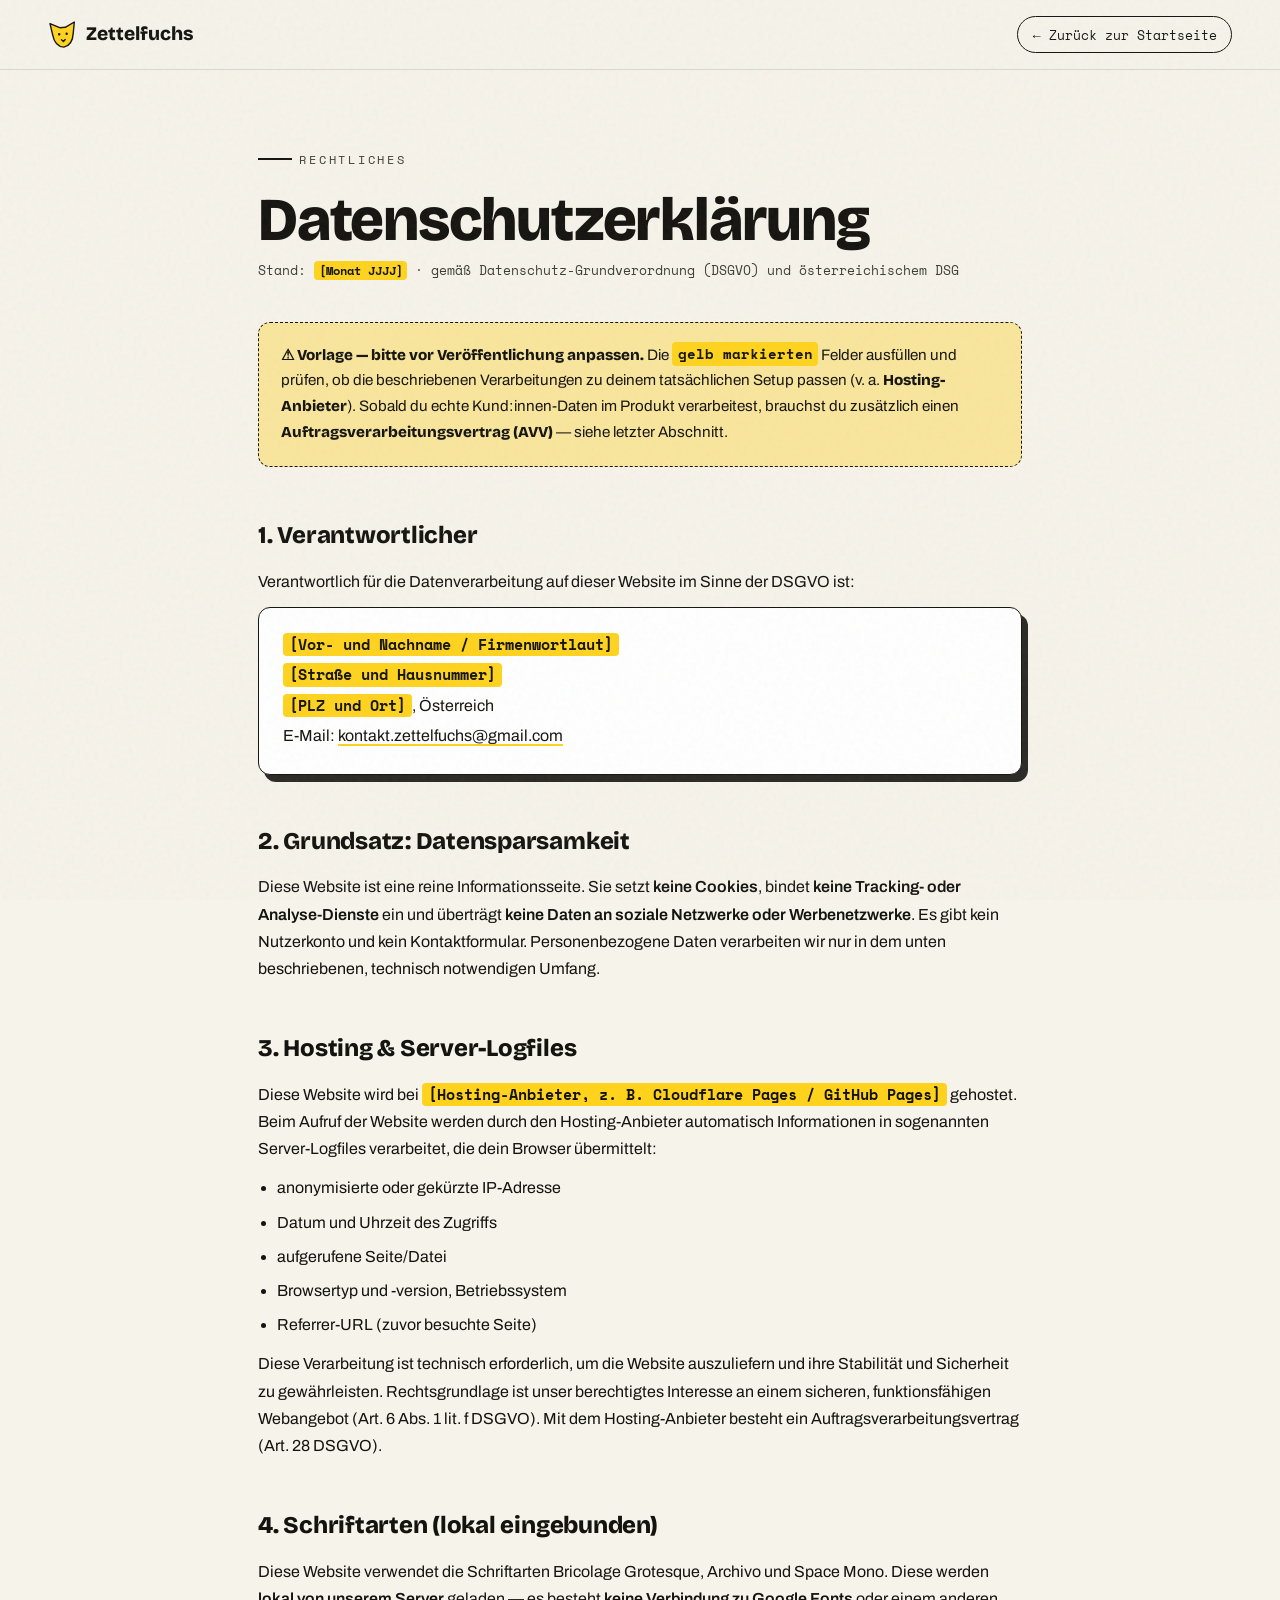
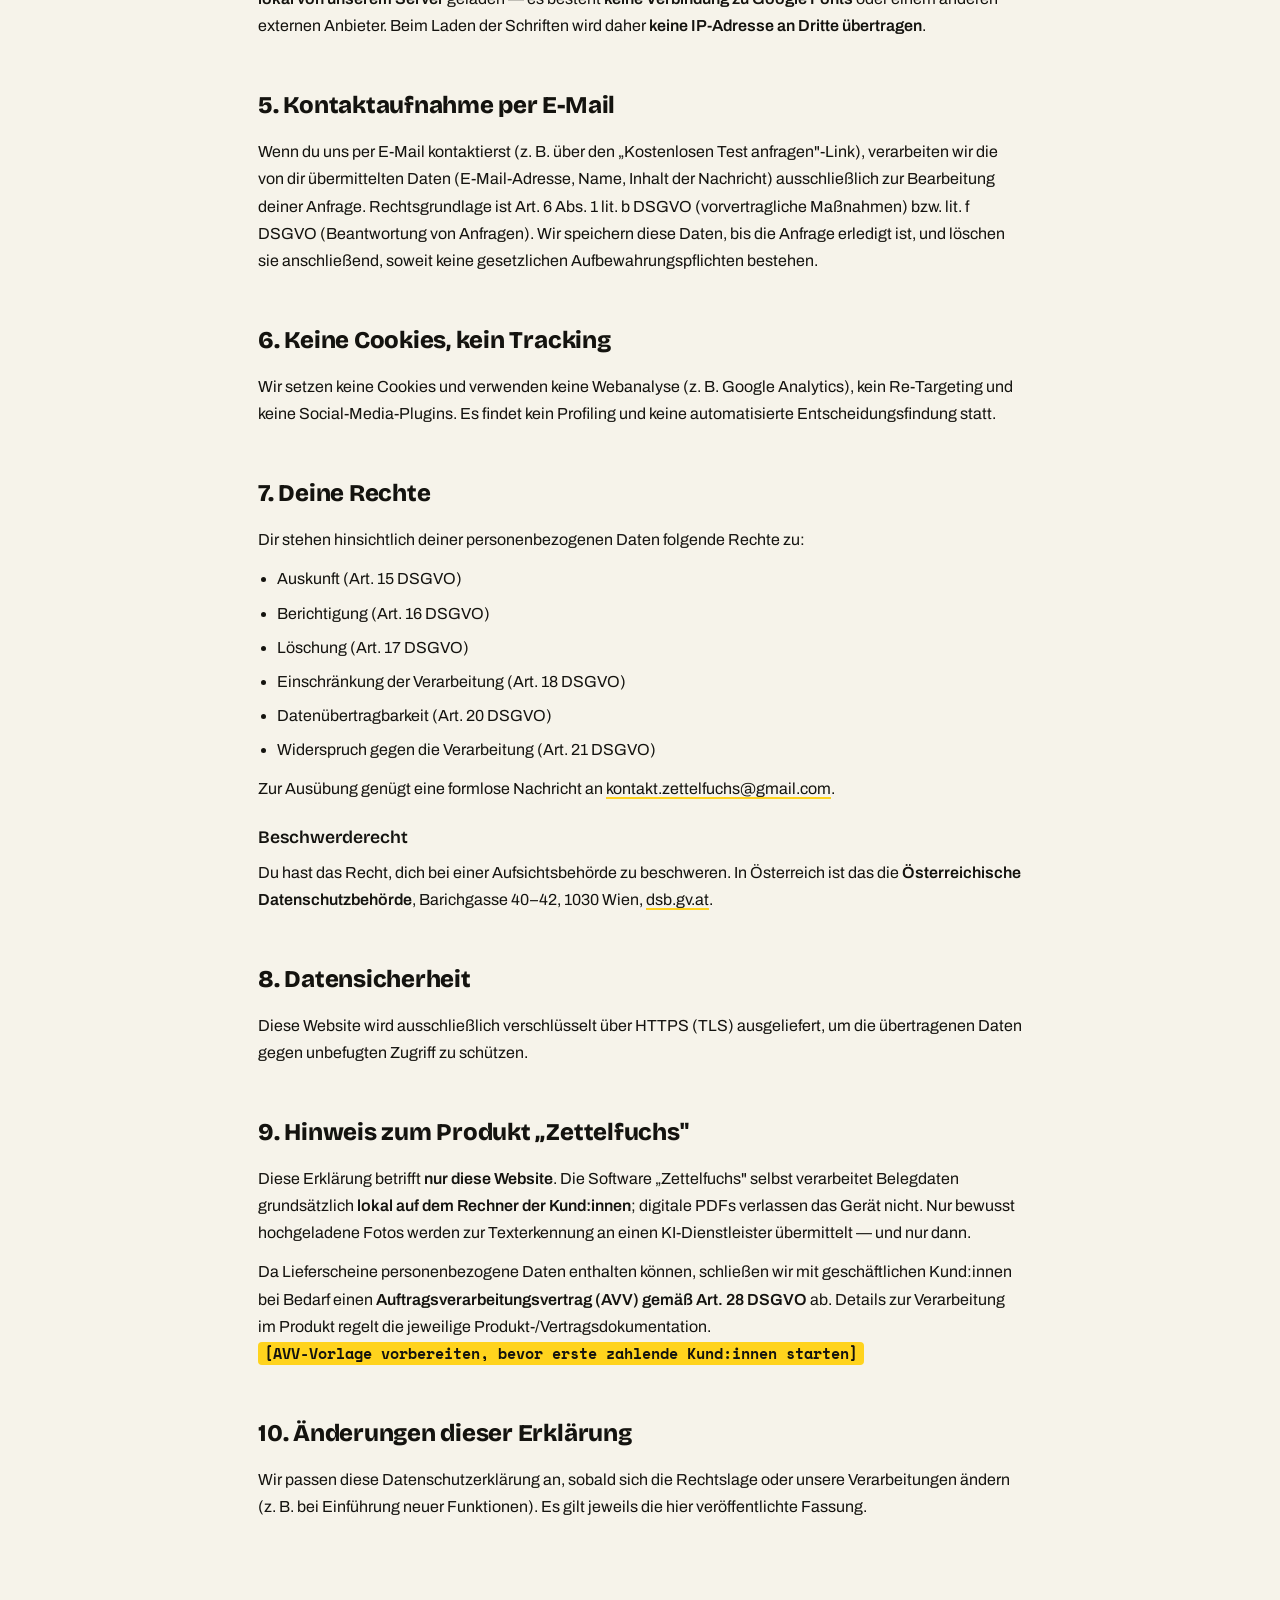
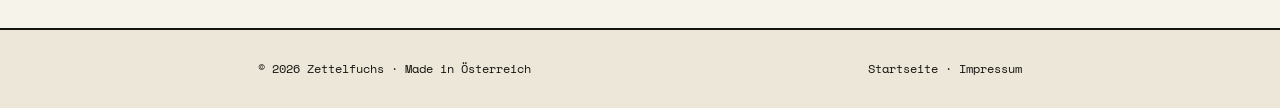
<file: datenschutz.html>
<!DOCTYPE html>
<html lang="de">
<head>
<meta charset="UTF-8">
<meta name="viewport" content="width=device-width, initial-scale=1.0">
<title>Datenschutzerklärung — Zettelfuchs</title>
<meta name="description" content="Datenschutzerklärung von Zettelfuchs. Keine Cookies, kein Tracking, lokale Schriften – die Lieferschein-Erfassung läuft lokal auf Ihrem Rechner.">
<meta name="robots" content="index, follow">
<link rel="canonical" href="https://zettelfuchs.at/datenschutz.html">
<link rel="icon" href="data:image/svg+xml,%3Csvg viewBox='0 0 64 64' xmlns='http://www.w3.org/2000/svg'%3E%3Cpath d='M6 6 L26 16 H38 L58 6 L54 30 C52 46 44 56 32 58 C20 56 12 46 10 30 Z' fill='%23ffd31d' stroke='%2314130f' stroke-width='3' stroke-linejoin='round'/%3E%3Ccircle cx='24' cy='30' r='2.6' fill='%2314130f'/%3E%3Ccircle cx='40' cy='30' r='2.6' fill='%2314130f'/%3E%3Cpath d='M28 42 L32 46 L36 42' fill='none' stroke='%2314130f' stroke-width='3' stroke-linecap='round' stroke-linejoin='round'/%3E%3C/svg%3E">
<link href="fonts.css" rel="stylesheet">
<link href="legal.css" rel="stylesheet">
</head>
<body>

<svg width="0" height="0" style="position:absolute" aria-hidden="true">
  <symbol id="fuchs" viewBox="0 0 64 64">
    <path d="M6 6 L26 16 H38 L58 6 L54 30 C52 46 44 56 32 58 C20 56 12 46 10 30 Z"
          fill="var(--gelb)" stroke="var(--ink)" stroke-width="3" stroke-linejoin="round"/>
    <circle cx="24" cy="30" r="2.6" fill="var(--ink)"/>
    <circle cx="40" cy="30" r="2.6" fill="var(--ink)"/>
    <path d="M28 42 L32 46 L36 42" fill="none" stroke="var(--ink)" stroke-width="3"
          stroke-linecap="round" stroke-linejoin="round"/>
  </symbol>
</svg>

<header class="nav">
  <div class="nav-inner">
    <a class="logo" href="index.html"><svg aria-hidden="true"><use href="#fuchs"/></svg> Zettelfuchs</a>
    <a class="nav-back" href="index.html">← Zurück zur Startseite</a>
  </div>
</header>

<main class="legal">
  <span class="mono-label">Rechtliches</span>
  <h1>Datenschutz&shy;erklärung</h1>
  <p class="stand">Stand: <span class="fill">[Monat JJJJ]</span> · gemäß Datenschutz-Grundverordnung (DSGVO) und österreichischem DSG</p>

  <div class="hinweis">
    <strong>⚠ Vorlage — bitte vor Veröffentlichung anpassen.</strong> Die <span class="fill">gelb markierten</span>
    Felder ausfüllen und prüfen, ob die beschriebenen Verarbeitungen zu deinem tatsächlichen Setup passen
    (v. a. <strong>Hosting-Anbieter</strong>). Sobald du echte Kund:innen-Daten im Produkt verarbeitest,
    brauchst du zusätzlich einen <strong>Auftragsverarbeitungsvertrag (AVV)</strong> — siehe letzter Abschnitt.
  </div>

  <section>
    <h2>1. Verantwortlicher</h2>
    <p>Verantwortlich für die Datenverarbeitung auf dieser Website im Sinne der DSGVO ist:</p>
    <address class="block">
      <span class="fill">[Vor- und Nachname / Firmenwortlaut]</span><br>
      <span class="fill">[Straße und Hausnummer]</span><br>
      <span class="fill">[PLZ und Ort]</span>, Österreich<br>
      E-Mail: <a href="mailto:kontakt.zettelfuchs@gmail.com">kontakt.zettelfuchs@gmail.com</a>
    </address>
  </section>

  <section>
    <h2>2. Grundsatz: Datensparsamkeit</h2>
    <p>
      Diese Website ist eine reine Informationsseite. Sie setzt <strong>keine Cookies</strong>, bindet
      <strong>keine Tracking- oder Analyse-Dienste</strong> ein und überträgt <strong>keine Daten an
      soziale Netzwerke oder Werbenetzwerke</strong>. Es gibt kein Nutzerkonto und kein Kontaktformular.
      Personenbezogene Daten verarbeiten wir nur in dem unten beschriebenen, technisch notwendigen Umfang.
    </p>
  </section>

  <section>
    <h2>3. Hosting &amp; Server-Logfiles</h2>
    <p>
      Diese Website wird bei <span class="fill">[Hosting-Anbieter, z. B. Cloudflare Pages / GitHub Pages]</span>
      gehostet. Beim Aufruf der Website werden durch den Hosting-Anbieter automatisch Informationen in
      sogenannten Server-Logfiles verarbeitet, die dein Browser übermittelt:
    </p>
    <ul>
      <li>anonymisierte oder gekürzte IP-Adresse</li>
      <li>Datum und Uhrzeit des Zugriffs</li>
      <li>aufgerufene Seite/Datei</li>
      <li>Browsertyp und -version, Betriebssystem</li>
      <li>Referrer-URL (zuvor besuchte Seite)</li>
    </ul>
    <p>
      Diese Verarbeitung ist technisch erforderlich, um die Website auszuliefern und ihre Stabilität und
      Sicherheit zu gewährleisten. Rechtsgrundlage ist unser berechtigtes Interesse an einem sicheren,
      funktionsfähigen Webangebot (Art. 6 Abs. 1 lit. f DSGVO). Mit dem Hosting-Anbieter besteht ein
      Auftragsverarbeitungsvertrag (Art. 28 DSGVO).
    </p>
  </section>

  <section>
    <h2>4. Schriftarten (lokal eingebunden)</h2>
    <p>
      Diese Website verwendet die Schriftarten Bricolage Grotesque, Archivo und Space Mono. Diese werden
      <strong>lokal von unserem Server</strong> geladen — es besteht <strong>keine Verbindung zu Google
      Fonts</strong> oder einem anderen externen Anbieter. Beim Laden der Schriften wird daher
      <strong>keine IP-Adresse an Dritte übertragen</strong>.
    </p>
  </section>

  <section>
    <h2>5. Kontaktaufnahme per E-Mail</h2>
    <p>
      Wenn du uns per E-Mail kontaktierst (z. B. über den „Kostenlosen Test anfragen"-Link), verarbeiten
      wir die von dir übermittelten Daten (E-Mail-Adresse, Name, Inhalt der Nachricht) ausschließlich zur
      Bearbeitung deiner Anfrage. Rechtsgrundlage ist Art. 6 Abs. 1 lit. b DSGVO (vorvertragliche
      Maßnahmen) bzw. lit. f DSGVO (Beantwortung von Anfragen). Wir speichern diese Daten, bis die Anfrage
      erledigt ist, und löschen sie anschließend, soweit keine gesetzlichen Aufbewahrungspflichten bestehen.
    </p>
  </section>

  <section>
    <h2>6. Keine Cookies, kein Tracking</h2>
    <p>
      Wir setzen keine Cookies und verwenden keine Webanalyse (z. B. Google Analytics), kein Re-Targeting
      und keine Social-Media-Plugins. Es findet kein Profiling und keine automatisierte Entscheidungsfindung
      statt.
    </p>
  </section>

  <section>
    <h2>7. Deine Rechte</h2>
    <p>Dir stehen hinsichtlich deiner personenbezogenen Daten folgende Rechte zu:</p>
    <ul>
      <li>Auskunft (Art. 15 DSGVO)</li>
      <li>Berichtigung (Art. 16 DSGVO)</li>
      <li>Löschung (Art. 17 DSGVO)</li>
      <li>Einschränkung der Verarbeitung (Art. 18 DSGVO)</li>
      <li>Datenübertragbarkeit (Art. 20 DSGVO)</li>
      <li>Widerspruch gegen die Verarbeitung (Art. 21 DSGVO)</li>
    </ul>
    <p>
      Zur Ausübung genügt eine formlose Nachricht an
      <a href="mailto:kontakt.zettelfuchs@gmail.com">kontakt.zettelfuchs@gmail.com</a>.
    </p>
    <h3>Beschwerderecht</h3>
    <p>
      Du hast das Recht, dich bei einer Aufsichtsbehörde zu beschweren. In Österreich ist das die
      <strong>Österreichische Datenschutzbehörde</strong>, Barichgasse 40–42, 1030 Wien,
      <a href="https://www.dsb.gv.at" target="_blank" rel="noopener">dsb.gv.at</a>.
    </p>
  </section>

  <section>
    <h2>8. Datensicherheit</h2>
    <p>
      Diese Website wird ausschließlich verschlüsselt über HTTPS (TLS) ausgeliefert, um die übertragenen
      Daten gegen unbefugten Zugriff zu schützen.
    </p>
  </section>

  <section>
    <h2>9. Hinweis zum Produkt „Zettelfuchs"</h2>
    <p>
      Diese Erklärung betrifft <strong>nur diese Website</strong>. Die Software „Zettelfuchs" selbst
      verarbeitet Belegdaten grundsätzlich <strong>lokal auf dem Rechner der Kund:innen</strong>; digitale
      PDFs verlassen das Gerät nicht. Nur bewusst hochgeladene Fotos werden zur Texterkennung an einen
      KI-Dienstleister übermittelt — und nur dann.
    </p>
    <p>
      Da Lieferscheine personenbezogene Daten enthalten können, schließen wir mit geschäftlichen Kund:innen
      bei Bedarf einen <strong>Auftragsverarbeitungsvertrag (AVV) gemäß Art. 28 DSGVO</strong> ab. Details
      zur Verarbeitung im Produkt regelt die jeweilige Produkt-/Vertragsdokumentation.
      <span class="fill">[AVV-Vorlage vorbereiten, bevor erste zahlende Kund:innen starten]</span>
    </p>
  </section>

  <section>
    <h2>10. Änderungen dieser Erklärung</h2>
    <p>
      Wir passen diese Datenschutzerklärung an, sobald sich die Rechtslage oder unsere Verarbeitungen
      ändern (z. B. bei Einführung neuer Funktionen). Es gilt jeweils die hier veröffentlichte Fassung.
    </p>
  </section>
</main>

<footer class="foot">
  <div class="foot-inner">
    <span>© 2026 Zettelfuchs · Made in Österreich</span>
    <span><a href="index.html">Startseite</a> · <a href="impressum.html">Impressum</a></span>
  </div>
</footer>

</body>
</html>
</file>
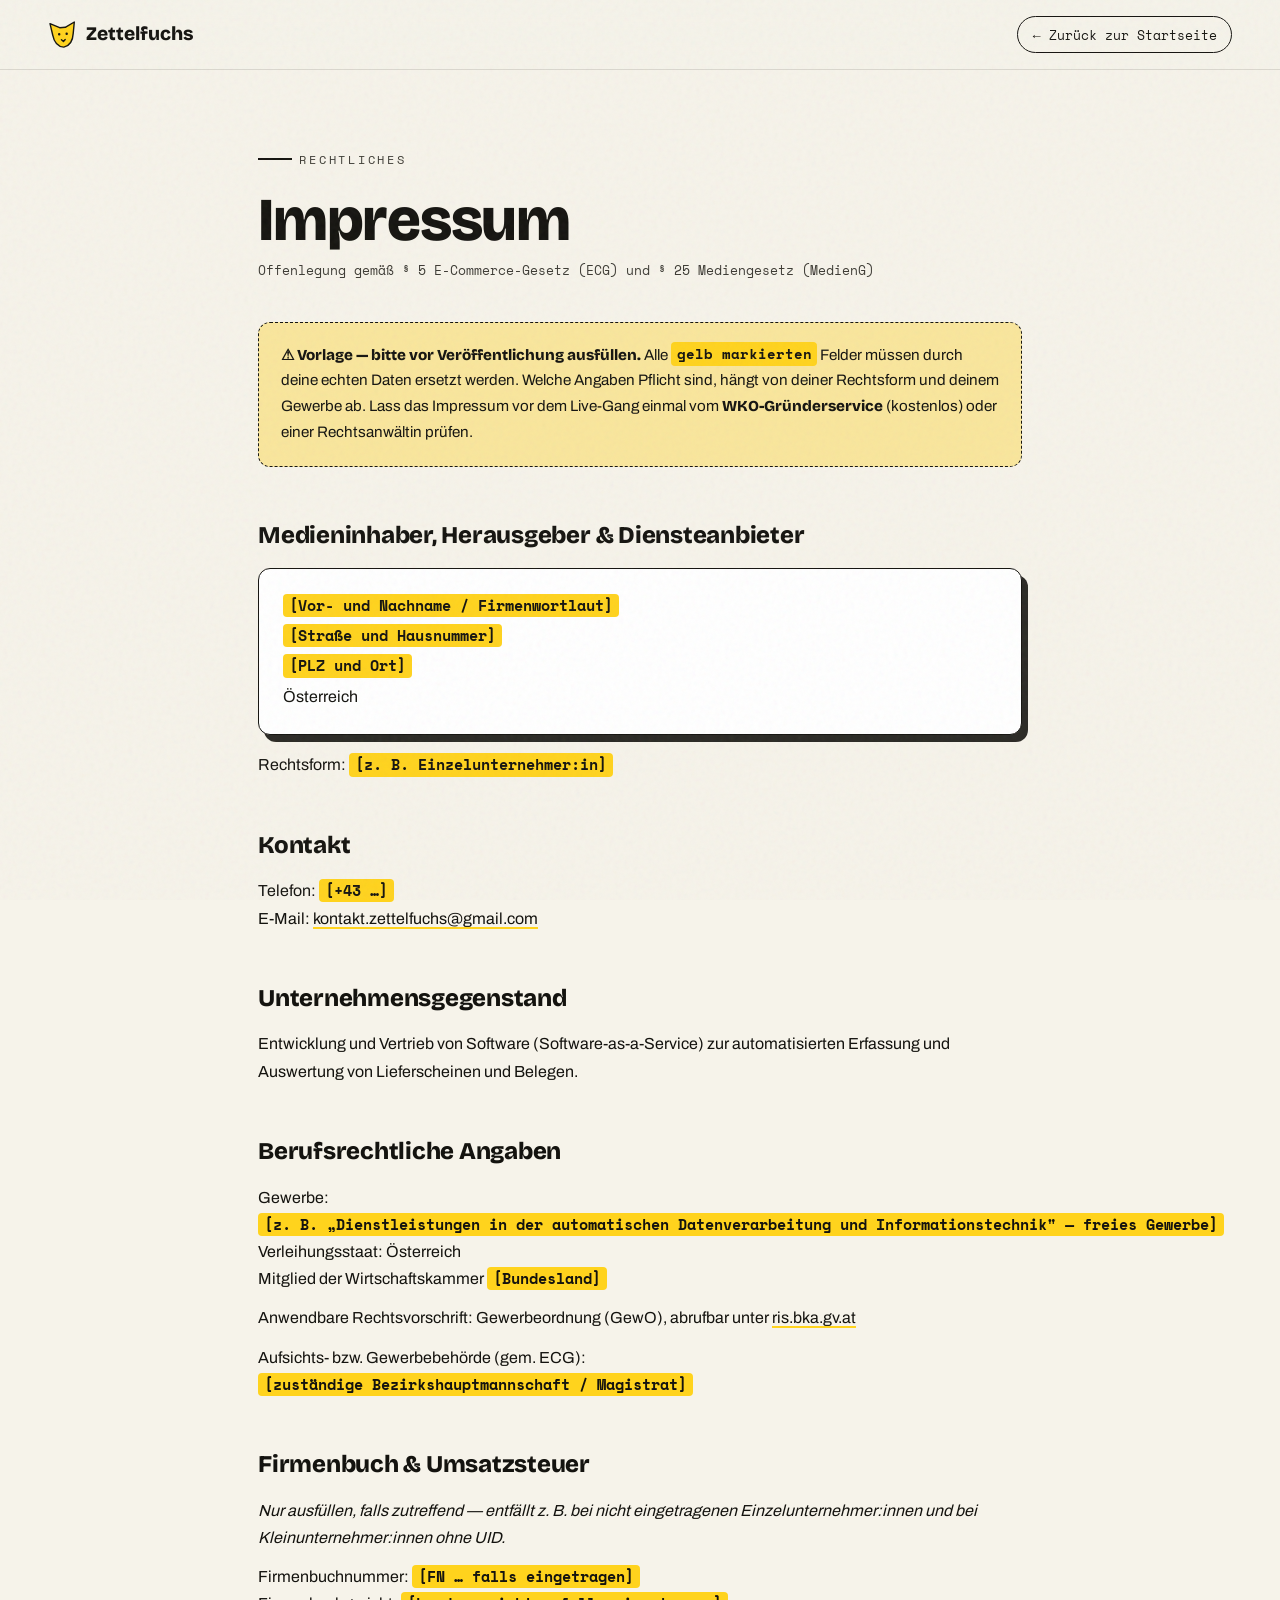
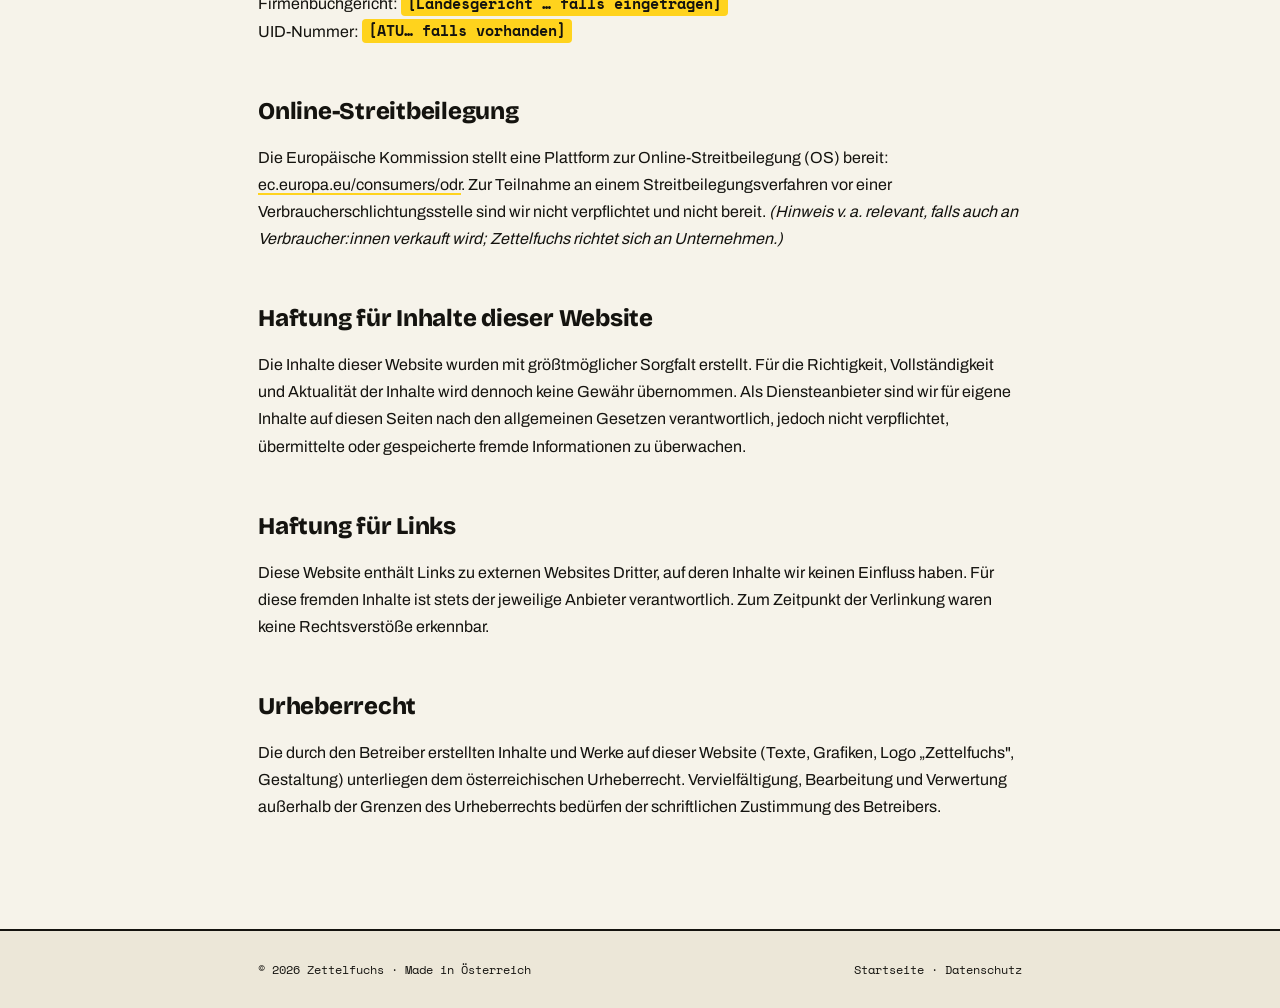
<file: impressum.html>
<!DOCTYPE html>
<html lang="de">
<head>
<meta charset="UTF-8">
<meta name="viewport" content="width=device-width, initial-scale=1.0">
<title>Impressum — Zettelfuchs</title>
<meta name="description" content="Impressum von Zettelfuchs – Anbieterkennzeichnung nach § 5 ECG. Software zur automatischen Lieferschein-Erfassung, 100 % lokal.">
<meta name="robots" content="index, follow">
<link rel="canonical" href="https://zettelfuchs.at/impressum.html">
<link rel="icon" href="data:image/svg+xml,%3Csvg viewBox='0 0 64 64' xmlns='http://www.w3.org/2000/svg'%3E%3Cpath d='M6 6 L26 16 H38 L58 6 L54 30 C52 46 44 56 32 58 C20 56 12 46 10 30 Z' fill='%23ffd31d' stroke='%2314130f' stroke-width='3' stroke-linejoin='round'/%3E%3Ccircle cx='24' cy='30' r='2.6' fill='%2314130f'/%3E%3Ccircle cx='40' cy='30' r='2.6' fill='%2314130f'/%3E%3Cpath d='M28 42 L32 46 L36 42' fill='none' stroke='%2314130f' stroke-width='3' stroke-linecap='round' stroke-linejoin='round'/%3E%3C/svg%3E">
<link href="fonts.css" rel="stylesheet">
<link href="legal.css" rel="stylesheet">
</head>
<body>

<svg width="0" height="0" style="position:absolute" aria-hidden="true">
  <symbol id="fuchs" viewBox="0 0 64 64">
    <path d="M6 6 L26 16 H38 L58 6 L54 30 C52 46 44 56 32 58 C20 56 12 46 10 30 Z"
          fill="var(--gelb)" stroke="var(--ink)" stroke-width="3" stroke-linejoin="round"/>
    <circle cx="24" cy="30" r="2.6" fill="var(--ink)"/>
    <circle cx="40" cy="30" r="2.6" fill="var(--ink)"/>
    <path d="M28 42 L32 46 L36 42" fill="none" stroke="var(--ink)" stroke-width="3"
          stroke-linecap="round" stroke-linejoin="round"/>
  </symbol>
</svg>

<header class="nav">
  <div class="nav-inner">
    <a class="logo" href="index.html"><svg aria-hidden="true"><use href="#fuchs"/></svg> Zettelfuchs</a>
    <a class="nav-back" href="index.html">← Zurück zur Startseite</a>
  </div>
</header>

<main class="legal">
  <span class="mono-label">Rechtliches</span>
  <h1>Impressum</h1>
  <p class="stand">Offenlegung gemäß § 5 E-Commerce-Gesetz (ECG) und § 25 Mediengesetz (MedienG)</p>

  <div class="hinweis">
    <strong>⚠ Vorlage — bitte vor Veröffentlichung ausfüllen.</strong> Alle <span class="fill">gelb markierten</span>
    Felder müssen durch deine echten Daten ersetzt werden. Welche Angaben Pflicht sind, hängt von deiner
    Rechtsform und deinem Gewerbe ab. Lass das Impressum vor dem Live-Gang einmal vom
    <strong>WKO-Gründerservice</strong> (kostenlos) oder einer Rechtsanwältin prüfen.
  </div>

  <section>
    <h2>Medieninhaber, Herausgeber &amp; Diensteanbieter</h2>
    <address class="block">
      <span class="fill">[Vor- und Nachname / Firmenwortlaut]</span><br>
      <span class="fill">[Straße und Hausnummer]</span><br>
      <span class="fill">[PLZ und Ort]</span><br>
      Österreich
    </address>
    <p>
      Rechtsform: <span class="fill">[z. B. Einzelunternehmer:in]</span>
    </p>
  </section>

  <section>
    <h2>Kontakt</h2>
    <p>
      Telefon: <span class="fill">[+43 …]</span><br>
      E-Mail: <a href="mailto:kontakt.zettelfuchs@gmail.com">kontakt.zettelfuchs@gmail.com</a>
    </p>
  </section>

  <section>
    <h2>Unternehmensgegenstand</h2>
    <p>
      Entwicklung und Vertrieb von Software (Software-as-a-Service) zur automatisierten
      Erfassung und Auswertung von Lieferscheinen und Belegen.
    </p>
  </section>

  <section>
    <h2>Berufsrechtliche Angaben</h2>
    <p>
      Gewerbe: <span class="fill">[z. B. „Dienstleistungen in der automatischen Datenverarbeitung
      und Informationstechnik" — freies Gewerbe]</span><br>
      Verleihungsstaat: Österreich<br>
      Mitglied der Wirtschaftskammer <span class="fill">[Bundesland]</span>
    </p>
    <p>
      Anwendbare Rechtsvorschrift: Gewerbeordnung (GewO), abrufbar unter
      <a href="https://www.ris.bka.gv.at" target="_blank" rel="noopener">ris.bka.gv.at</a>
    </p>
    <p>
      Aufsichts- bzw. Gewerbebehörde (gem. ECG):
      <span class="fill">[zuständige Bezirkshauptmannschaft / Magistrat]</span>
    </p>
  </section>

  <section>
    <h2>Firmenbuch &amp; Umsatzsteuer</h2>
    <p><em>Nur ausfüllen, falls zutreffend — entfällt z. B. bei nicht eingetragenen Einzelunternehmer:innen
       und bei Kleinunternehmer:innen ohne UID.</em></p>
    <p>
      Firmenbuchnummer: <span class="fill">[FN … falls eingetragen]</span><br>
      Firmenbuchgericht: <span class="fill">[Landesgericht … falls eingetragen]</span><br>
      UID-Nummer: <span class="fill">[ATU… falls vorhanden]</span>
    </p>
  </section>

  <section>
    <h2>Online-Streitbeilegung</h2>
    <p>
      Die Europäische Kommission stellt eine Plattform zur Online-Streitbeilegung (OS) bereit:
      <a href="https://ec.europa.eu/consumers/odr" target="_blank" rel="noopener">ec.europa.eu/consumers/odr</a>.
      Zur Teilnahme an einem Streitbeilegungsverfahren vor einer Verbraucherschlichtungsstelle
      sind wir nicht verpflichtet und nicht bereit. <em>(Hinweis v. a. relevant, falls auch an
      Verbraucher:innen verkauft wird; Zettelfuchs richtet sich an Unternehmen.)</em>
    </p>
  </section>

  <section>
    <h2>Haftung für Inhalte dieser Website</h2>
    <p>
      Die Inhalte dieser Website wurden mit größtmöglicher Sorgfalt erstellt. Für die Richtigkeit,
      Vollständigkeit und Aktualität der Inhalte wird dennoch keine Gewähr übernommen. Als
      Diensteanbieter sind wir für eigene Inhalte auf diesen Seiten nach den allgemeinen Gesetzen
      verantwortlich, jedoch nicht verpflichtet, übermittelte oder gespeicherte fremde Informationen
      zu überwachen.
    </p>
  </section>

  <section>
    <h2>Haftung für Links</h2>
    <p>
      Diese Website enthält Links zu externen Websites Dritter, auf deren Inhalte wir keinen Einfluss
      haben. Für diese fremden Inhalte ist stets der jeweilige Anbieter verantwortlich. Zum Zeitpunkt
      der Verlinkung waren keine Rechtsverstöße erkennbar.
    </p>
  </section>

  <section>
    <h2>Urheberrecht</h2>
    <p>
      Die durch den Betreiber erstellten Inhalte und Werke auf dieser Website (Texte, Grafiken,
      Logo „Zettelfuchs", Gestaltung) unterliegen dem österreichischen Urheberrecht. Vervielfältigung,
      Bearbeitung und Verwertung außerhalb der Grenzen des Urheberrechts bedürfen der schriftlichen
      Zustimmung des Betreibers.
    </p>
  </section>
</main>

<footer class="foot">
  <div class="foot-inner">
    <span>© 2026 Zettelfuchs · Made in Österreich</span>
    <span><a href="index.html">Startseite</a> · <a href="datenschutz.html">Datenschutz</a></span>
  </div>
</footer>

</body>
</html>
</file>
<file: fonts.css>
﻿/* Selbst gehostete Schriften (Zettelfuchs) - kein Google-CDN, keine IP-Uebertragung an Dritte.
   Quelle: Google Fonts: Bricolage Grotesque & Archivo (OFL), Space Mono (OFL). Lokal aus Datenschutzgruenden. */

/* vietnamese */
@font-face {
  font-family: 'Archivo';
  font-style: normal;
  font-weight: 400;
  font-stretch: 100%;
  font-display: swap;
  src: url(fonts/k3kPo8UDI-1M0wlSV9XAw6lQkqWY8Q82sLySOxK-vA.woff2) format('woff2');
  unicode-range: U+0102-0103, U+0110-0111, U+0128-0129, U+0168-0169, U+01A0-01A1, U+01AF-01B0, U+0300-0301, U+0303-0304, U+0308-0309, U+0323, U+0329, U+1EA0-1EF9, U+20AB;
}
/* latin-ext */
@font-face {
  font-family: 'Archivo';
  font-style: normal;
  font-weight: 400;
  font-stretch: 100%;
  font-display: swap;
  src: url(fonts/k3kPo8UDI-1M0wlSV9XAw6lQkqWY8Q82sLyTOxK-vA.woff2) format('woff2');
  unicode-range: U+0100-02BA, U+02BD-02C5, U+02C7-02CC, U+02CE-02D7, U+02DD-02FF, U+0304, U+0308, U+0329, U+1D00-1DBF, U+1E00-1E9F, U+1EF2-1EFF, U+2020, U+20A0-20AB, U+20AD-20C0, U+2113, U+2C60-2C7F, U+A720-A7FF;
}
/* latin */
@font-face {
  font-family: 'Archivo';
  font-style: normal;
  font-weight: 400;
  font-stretch: 100%;
  font-display: swap;
  src: url(fonts/k3kPo8UDI-1M0wlSV9XAw6lQkqWY8Q82sLydOxI.woff2) format('woff2');
  unicode-range: U+0000-00FF, U+0131, U+0152-0153, U+02BB-02BC, U+02C6, U+02DA, U+02DC, U+0304, U+0308, U+0329, U+2000-206F, U+20AC, U+2122, U+2191, U+2193, U+2212, U+2215, U+FEFF, U+FFFD;
}
/* vietnamese */
@font-face {
  font-family: 'Archivo';
  font-style: normal;
  font-weight: 500;
  font-stretch: 100%;
  font-display: swap;
  src: url(fonts/k3kPo8UDI-1M0wlSV9XAw6lQkqWY8Q82sLySOxK-vA.woff2) format('woff2');
  unicode-range: U+0102-0103, U+0110-0111, U+0128-0129, U+0168-0169, U+01A0-01A1, U+01AF-01B0, U+0300-0301, U+0303-0304, U+0308-0309, U+0323, U+0329, U+1EA0-1EF9, U+20AB;
}
/* latin-ext */
@font-face {
  font-family: 'Archivo';
  font-style: normal;
  font-weight: 500;
  font-stretch: 100%;
  font-display: swap;
  src: url(fonts/k3kPo8UDI-1M0wlSV9XAw6lQkqWY8Q82sLyTOxK-vA.woff2) format('woff2');
  unicode-range: U+0100-02BA, U+02BD-02C5, U+02C7-02CC, U+02CE-02D7, U+02DD-02FF, U+0304, U+0308, U+0329, U+1D00-1DBF, U+1E00-1E9F, U+1EF2-1EFF, U+2020, U+20A0-20AB, U+20AD-20C0, U+2113, U+2C60-2C7F, U+A720-A7FF;
}
/* latin */
@font-face {
  font-family: 'Archivo';
  font-style: normal;
  font-weight: 500;
  font-stretch: 100%;
  font-display: swap;
  src: url(fonts/k3kPo8UDI-1M0wlSV9XAw6lQkqWY8Q82sLydOxI.woff2) format('woff2');
  unicode-range: U+0000-00FF, U+0131, U+0152-0153, U+02BB-02BC, U+02C6, U+02DA, U+02DC, U+0304, U+0308, U+0329, U+2000-206F, U+20AC, U+2122, U+2191, U+2193, U+2212, U+2215, U+FEFF, U+FFFD;
}
/* vietnamese */
@font-face {
  font-family: 'Archivo';
  font-style: normal;
  font-weight: 600;
  font-stretch: 100%;
  font-display: swap;
  src: url(fonts/k3kPo8UDI-1M0wlSV9XAw6lQkqWY8Q82sLySOxK-vA.woff2) format('woff2');
  unicode-range: U+0102-0103, U+0110-0111, U+0128-0129, U+0168-0169, U+01A0-01A1, U+01AF-01B0, U+0300-0301, U+0303-0304, U+0308-0309, U+0323, U+0329, U+1EA0-1EF9, U+20AB;
}
/* latin-ext */
@font-face {
  font-family: 'Archivo';
  font-style: normal;
  font-weight: 600;
  font-stretch: 100%;
  font-display: swap;
  src: url(fonts/k3kPo8UDI-1M0wlSV9XAw6lQkqWY8Q82sLyTOxK-vA.woff2) format('woff2');
  unicode-range: U+0100-02BA, U+02BD-02C5, U+02C7-02CC, U+02CE-02D7, U+02DD-02FF, U+0304, U+0308, U+0329, U+1D00-1DBF, U+1E00-1E9F, U+1EF2-1EFF, U+2020, U+20A0-20AB, U+20AD-20C0, U+2113, U+2C60-2C7F, U+A720-A7FF;
}
/* latin */
@font-face {
  font-family: 'Archivo';
  font-style: normal;
  font-weight: 600;
  font-stretch: 100%;
  font-display: swap;
  src: url(fonts/k3kPo8UDI-1M0wlSV9XAw6lQkqWY8Q82sLydOxI.woff2) format('woff2');
  unicode-range: U+0000-00FF, U+0131, U+0152-0153, U+02BB-02BC, U+02C6, U+02DA, U+02DC, U+0304, U+0308, U+0329, U+2000-206F, U+20AC, U+2122, U+2191, U+2193, U+2212, U+2215, U+FEFF, U+FFFD;
}
/* vietnamese */
@font-face {
  font-family: 'Bricolage Grotesque';
  font-style: normal;
  font-weight: 400;
  font-stretch: 100%;
  font-display: swap;
  src: url(fonts/3y9K6as8bTXq_nANBjzKo3IeZx8z6up5BeSl9D4dj_x9PpZBMlGHInHEVA.woff2) format('woff2');
  unicode-range: U+0102-0103, U+0110-0111, U+0128-0129, U+0168-0169, U+01A0-01A1, U+01AF-01B0, U+0300-0301, U+0303-0304, U+0308-0309, U+0323, U+0329, U+1EA0-1EF9, U+20AB;
}
/* latin-ext */
@font-face {
  font-family: 'Bricolage Grotesque';
  font-style: normal;
  font-weight: 400;
  font-stretch: 100%;
  font-display: swap;
  src: url(fonts/3y9K6as8bTXq_nANBjzKo3IeZx8z6up5BeSl9D4dj_x9PpZBMlGGInHEVA.woff2) format('woff2');
  unicode-range: U+0100-02BA, U+02BD-02C5, U+02C7-02CC, U+02CE-02D7, U+02DD-02FF, U+0304, U+0308, U+0329, U+1D00-1DBF, U+1E00-1E9F, U+1EF2-1EFF, U+2020, U+20A0-20AB, U+20AD-20C0, U+2113, U+2C60-2C7F, U+A720-A7FF;
}
/* latin */
@font-face {
  font-family: 'Bricolage Grotesque';
  font-style: normal;
  font-weight: 400;
  font-stretch: 100%;
  font-display: swap;
  src: url(fonts/3y9K6as8bTXq_nANBjzKo3IeZx8z6up5BeSl9D4dj_x9PpZBMlGIInE.woff2) format('woff2');
  unicode-range: U+0000-00FF, U+0131, U+0152-0153, U+02BB-02BC, U+02C6, U+02DA, U+02DC, U+0304, U+0308, U+0329, U+2000-206F, U+20AC, U+2122, U+2191, U+2193, U+2212, U+2215, U+FEFF, U+FFFD;
}
/* vietnamese */
@font-face {
  font-family: 'Bricolage Grotesque';
  font-style: normal;
  font-weight: 600;
  font-stretch: 100%;
  font-display: swap;
  src: url(fonts/3y9K6as8bTXq_nANBjzKo3IeZx8z6up5BeSl9D4dj_x9PpZBMlGHInHEVA.woff2) format('woff2');
  unicode-range: U+0102-0103, U+0110-0111, U+0128-0129, U+0168-0169, U+01A0-01A1, U+01AF-01B0, U+0300-0301, U+0303-0304, U+0308-0309, U+0323, U+0329, U+1EA0-1EF9, U+20AB;
}
/* latin-ext */
@font-face {
  font-family: 'Bricolage Grotesque';
  font-style: normal;
  font-weight: 600;
  font-stretch: 100%;
  font-display: swap;
  src: url(fonts/3y9K6as8bTXq_nANBjzKo3IeZx8z6up5BeSl9D4dj_x9PpZBMlGGInHEVA.woff2) format('woff2');
  unicode-range: U+0100-02BA, U+02BD-02C5, U+02C7-02CC, U+02CE-02D7, U+02DD-02FF, U+0304, U+0308, U+0329, U+1D00-1DBF, U+1E00-1E9F, U+1EF2-1EFF, U+2020, U+20A0-20AB, U+20AD-20C0, U+2113, U+2C60-2C7F, U+A720-A7FF;
}
/* latin */
@font-face {
  font-family: 'Bricolage Grotesque';
  font-style: normal;
  font-weight: 600;
  font-stretch: 100%;
  font-display: swap;
  src: url(fonts/3y9K6as8bTXq_nANBjzKo3IeZx8z6up5BeSl9D4dj_x9PpZBMlGIInE.woff2) format('woff2');
  unicode-range: U+0000-00FF, U+0131, U+0152-0153, U+02BB-02BC, U+02C6, U+02DA, U+02DC, U+0304, U+0308, U+0329, U+2000-206F, U+20AC, U+2122, U+2191, U+2193, U+2212, U+2215, U+FEFF, U+FFFD;
}
/* vietnamese */
@font-face {
  font-family: 'Bricolage Grotesque';
  font-style: normal;
  font-weight: 800;
  font-stretch: 100%;
  font-display: swap;
  src: url(fonts/3y9K6as8bTXq_nANBjzKo3IeZx8z6up5BeSl9D4dj_x9PpZBMlGHInHEVA.woff2) format('woff2');
  unicode-range: U+0102-0103, U+0110-0111, U+0128-0129, U+0168-0169, U+01A0-01A1, U+01AF-01B0, U+0300-0301, U+0303-0304, U+0308-0309, U+0323, U+0329, U+1EA0-1EF9, U+20AB;
}
/* latin-ext */
@font-face {
  font-family: 'Bricolage Grotesque';
  font-style: normal;
  font-weight: 800;
  font-stretch: 100%;
  font-display: swap;
  src: url(fonts/3y9K6as8bTXq_nANBjzKo3IeZx8z6up5BeSl9D4dj_x9PpZBMlGGInHEVA.woff2) format('woff2');
  unicode-range: U+0100-02BA, U+02BD-02C5, U+02C7-02CC, U+02CE-02D7, U+02DD-02FF, U+0304, U+0308, U+0329, U+1D00-1DBF, U+1E00-1E9F, U+1EF2-1EFF, U+2020, U+20A0-20AB, U+20AD-20C0, U+2113, U+2C60-2C7F, U+A720-A7FF;
}
/* latin */
@font-face {
  font-family: 'Bricolage Grotesque';
  font-style: normal;
  font-weight: 800;
  font-stretch: 100%;
  font-display: swap;
  src: url(fonts/3y9K6as8bTXq_nANBjzKo3IeZx8z6up5BeSl9D4dj_x9PpZBMlGIInE.woff2) format('woff2');
  unicode-range: U+0000-00FF, U+0131, U+0152-0153, U+02BB-02BC, U+02C6, U+02DA, U+02DC, U+0304, U+0308, U+0329, U+2000-206F, U+20AC, U+2122, U+2191, U+2193, U+2212, U+2215, U+FEFF, U+FFFD;
}
/* vietnamese */
@font-face {
  font-family: 'Space Mono';
  font-style: normal;
  font-weight: 400;
  font-display: swap;
  src: url(fonts/i7dPIFZifjKcF5UAWdDRYE58RWq7.woff2) format('woff2');
  unicode-range: U+0102-0103, U+0110-0111, U+0128-0129, U+0168-0169, U+01A0-01A1, U+01AF-01B0, U+0300-0301, U+0303-0304, U+0308-0309, U+0323, U+0329, U+1EA0-1EF9, U+20AB;
}
/* latin-ext */
@font-face {
  font-family: 'Space Mono';
  font-style: normal;
  font-weight: 400;
  font-display: swap;
  src: url(fonts/i7dPIFZifjKcF5UAWdDRYE98RWq7.woff2) format('woff2');
  unicode-range: U+0100-02BA, U+02BD-02C5, U+02C7-02CC, U+02CE-02D7, U+02DD-02FF, U+0304, U+0308, U+0329, U+1D00-1DBF, U+1E00-1E9F, U+1EF2-1EFF, U+2020, U+20A0-20AB, U+20AD-20C0, U+2113, U+2C60-2C7F, U+A720-A7FF;
}
/* latin */
@font-face {
  font-family: 'Space Mono';
  font-style: normal;
  font-weight: 400;
  font-display: swap;
  src: url(fonts/i7dPIFZifjKcF5UAWdDRYEF8RQ.woff2) format('woff2');
  unicode-range: U+0000-00FF, U+0131, U+0152-0153, U+02BB-02BC, U+02C6, U+02DA, U+02DC, U+0304, U+0308, U+0329, U+2000-206F, U+20AC, U+2122, U+2191, U+2193, U+2212, U+2215, U+FEFF, U+FFFD;
}
/* vietnamese */
@font-face {
  font-family: 'Space Mono';
  font-style: normal;
  font-weight: 700;
  font-display: swap;
  src: url(fonts/i7dMIFZifjKcF5UAWdDRaPpZUFqaHjyV.woff2) format('woff2');
  unicode-range: U+0102-0103, U+0110-0111, U+0128-0129, U+0168-0169, U+01A0-01A1, U+01AF-01B0, U+0300-0301, U+0303-0304, U+0308-0309, U+0323, U+0329, U+1EA0-1EF9, U+20AB;
}
/* latin-ext */
@font-face {
  font-family: 'Space Mono';
  font-style: normal;
  font-weight: 700;
  font-display: swap;
  src: url(fonts/i7dMIFZifjKcF5UAWdDRaPpZUFuaHjyV.woff2) format('woff2');
  unicode-range: U+0100-02BA, U+02BD-02C5, U+02C7-02CC, U+02CE-02D7, U+02DD-02FF, U+0304, U+0308, U+0329, U+1D00-1DBF, U+1E00-1E9F, U+1EF2-1EFF, U+2020, U+20A0-20AB, U+20AD-20C0, U+2113, U+2C60-2C7F, U+A720-A7FF;
}
/* latin */
@font-face {
  font-family: 'Space Mono';
  font-style: normal;
  font-weight: 700;
  font-display: swap;
  src: url(fonts/i7dMIFZifjKcF5UAWdDRaPpZUFWaHg.woff2) format('woff2');
  unicode-range: U+0000-00FF, U+0131, U+0152-0153, U+02BB-02BC, U+02C6, U+02DA, U+02DC, U+0304, U+0308, U+0329, U+2000-206F, U+20AC, U+2122, U+2191, U+2193, U+2212, U+2215, U+FEFF, U+FFFD;
}
</file>
<file: legal.css>
/* ============================================================
   Zettelfuchs — Layout für Rechtsseiten (Impressum, Datenschutz)
   Teilt Marke/Typo mit index.html, ohne deren Animations-CSS.
   ============================================================ */
:root {
  --ink: #14130f;
  --ink-soft: #3c3a33;
  --paper: #f6f3ea;
  --paper-2: #ece7d8;
  --gelb: #ffd31d;
  --gelb-soft: rgba(255, 211, 29, .38);
  --font-display: "Bricolage Grotesque", sans-serif;
  --font-body: "Archivo", sans-serif;
  --font-mono: "Space Mono", monospace;
  --max-w: 820px;
}

* { margin: 0; padding: 0; box-sizing: border-box; }
html { scroll-behavior: smooth; }
body {
  font-family: var(--font-body);
  background: var(--paper);
  color: var(--ink);
  line-height: 1.7;
  -webkit-font-smoothing: antialiased;
}
body::after {
  content: ""; position: fixed; inset: 0; z-index: 60; pointer-events: none;
  background-image: url("data:image/svg+xml,%3Csvg viewBox='0 0 220 220' xmlns='http://www.w3.org/2000/svg'%3E%3Cfilter id='n'%3E%3CfeTurbulence type='fractalNoise' baseFrequency='0.85' numOctaves='3'/%3E%3C/filter%3E%3Crect width='100%25' height='100%25' filter='url(%23n)' opacity='0.05'/%3E%3C/svg%3E");
}
::selection { background: var(--gelb); color: var(--ink); }

a { color: var(--ink); text-decoration-color: var(--gelb); text-decoration-thickness: 2px; text-underline-offset: 3px; }
a:hover { background: var(--gelb-soft); }

/* ---------- Nav ---------- */
.nav {
  position: sticky; top: 0; z-index: 50;
  background: rgba(246, 243, 234, .9); backdrop-filter: blur(12px);
  box-shadow: 0 1px 0 rgba(20, 19, 15, .12);
}
.nav-inner {
  max-width: 1240px; margin: 0 auto; padding: 16px 28px;
  display: flex; align-items: center; justify-content: space-between;
}
.logo {
  font-family: var(--font-display); font-weight: 800; font-size: 1.2rem;
  text-decoration: none; color: var(--ink); display: flex; align-items: center; gap: .4em;
}
.logo:hover { background: none; }
.logo svg { width: 30px; height: 30px; transform: rotate(-4deg); transition: transform .35s cubic-bezier(.22,1,.36,1); }
.logo:hover svg { transform: rotate(8deg) scale(1.1); }
.nav-back {
  font-family: var(--font-mono); font-size: .82rem; text-decoration: none;
  display: inline-flex; align-items: center; gap: .5em;
  border: 1.5px solid var(--ink); border-radius: 999px; padding: .5em 1.1em;
  transition: background .25s, color .25s;
}
.nav-back:hover { background: var(--ink); color: var(--paper); }

/* ---------- Inhalt ---------- */
.legal { max-width: var(--max-w); margin: 0 auto; padding: 72px 28px 40px; }
.mono-label {
  font-family: var(--font-mono); font-size: .78rem; letter-spacing: .22em;
  text-transform: uppercase; display: inline-flex; align-items: center; gap: .6em; color: var(--ink-soft);
}
.mono-label::before { content: ""; width: 34px; height: 2px; background: var(--ink); }
.legal h1 {
  font-family: var(--font-display); font-weight: 800; letter-spacing: -.02em; line-height: 1.05;
  font-size: clamp(2.4rem, 6vw, 3.8rem); margin: 18px 0 8px;
}
.legal .stand { font-family: var(--font-mono); font-size: .8rem; color: var(--ink-soft); margin-bottom: 40px; }

/* Hinweisbox (Platzhalter / Disclaimer) */
.hinweis {
  border: 1.5px dashed var(--ink); border-radius: 12px; background: var(--gelb-soft);
  padding: 20px 22px; margin: 0 0 40px; font-size: .95rem;
}
.hinweis strong { font-family: var(--font-display); }

.legal section { margin-bottom: 38px; }
.legal h2 {
  font-family: var(--font-display); font-weight: 700; font-size: 1.5rem;
  letter-spacing: -.01em; margin-bottom: 12px;
  padding-top: 8px; border-top: 1.5px solid rgba(20, 19, 15, .15);
}
.legal h2:first-of-type { border-top: none; }
.legal h3 { font-family: var(--font-display); font-weight: 600; font-size: 1.1rem; margin: 20px 0 6px; }
.legal p { margin-bottom: 12px; }
.legal ul { margin: 0 0 12px 1.2em; }
.legal li { margin-bottom: 7px; }

/* Platzhalter, die der Betreiber ausfüllen muss */
.fill {
  font-family: var(--font-mono); font-size: .92em; font-weight: 700;
  background: var(--gelb); color: var(--ink);
  padding: .08em .4em; border-radius: 4px; white-space: nowrap;
}

/* Daten-/Adressblock */
.block {
  font-style: normal; background: #fff; border: 1.5px solid var(--ink); border-radius: 12px;
  padding: 22px 24px; margin: 8px 0 16px; line-height: 1.9;
  box-shadow: 6px 7px 0 rgba(20, 19, 15, .9);
}

/* ---------- Footer ---------- */
.foot {
  border-top: 2px solid var(--ink); margin-top: 30px;
  background: var(--paper-2);
}
.foot-inner {
  max-width: var(--max-w); margin: 0 auto; padding: 28px;
  display: flex; gap: 14px 26px; flex-wrap: wrap; justify-content: space-between;
  font-family: var(--font-mono); font-size: .78rem;
}
.foot-inner a { text-decoration: none; }
</file>
